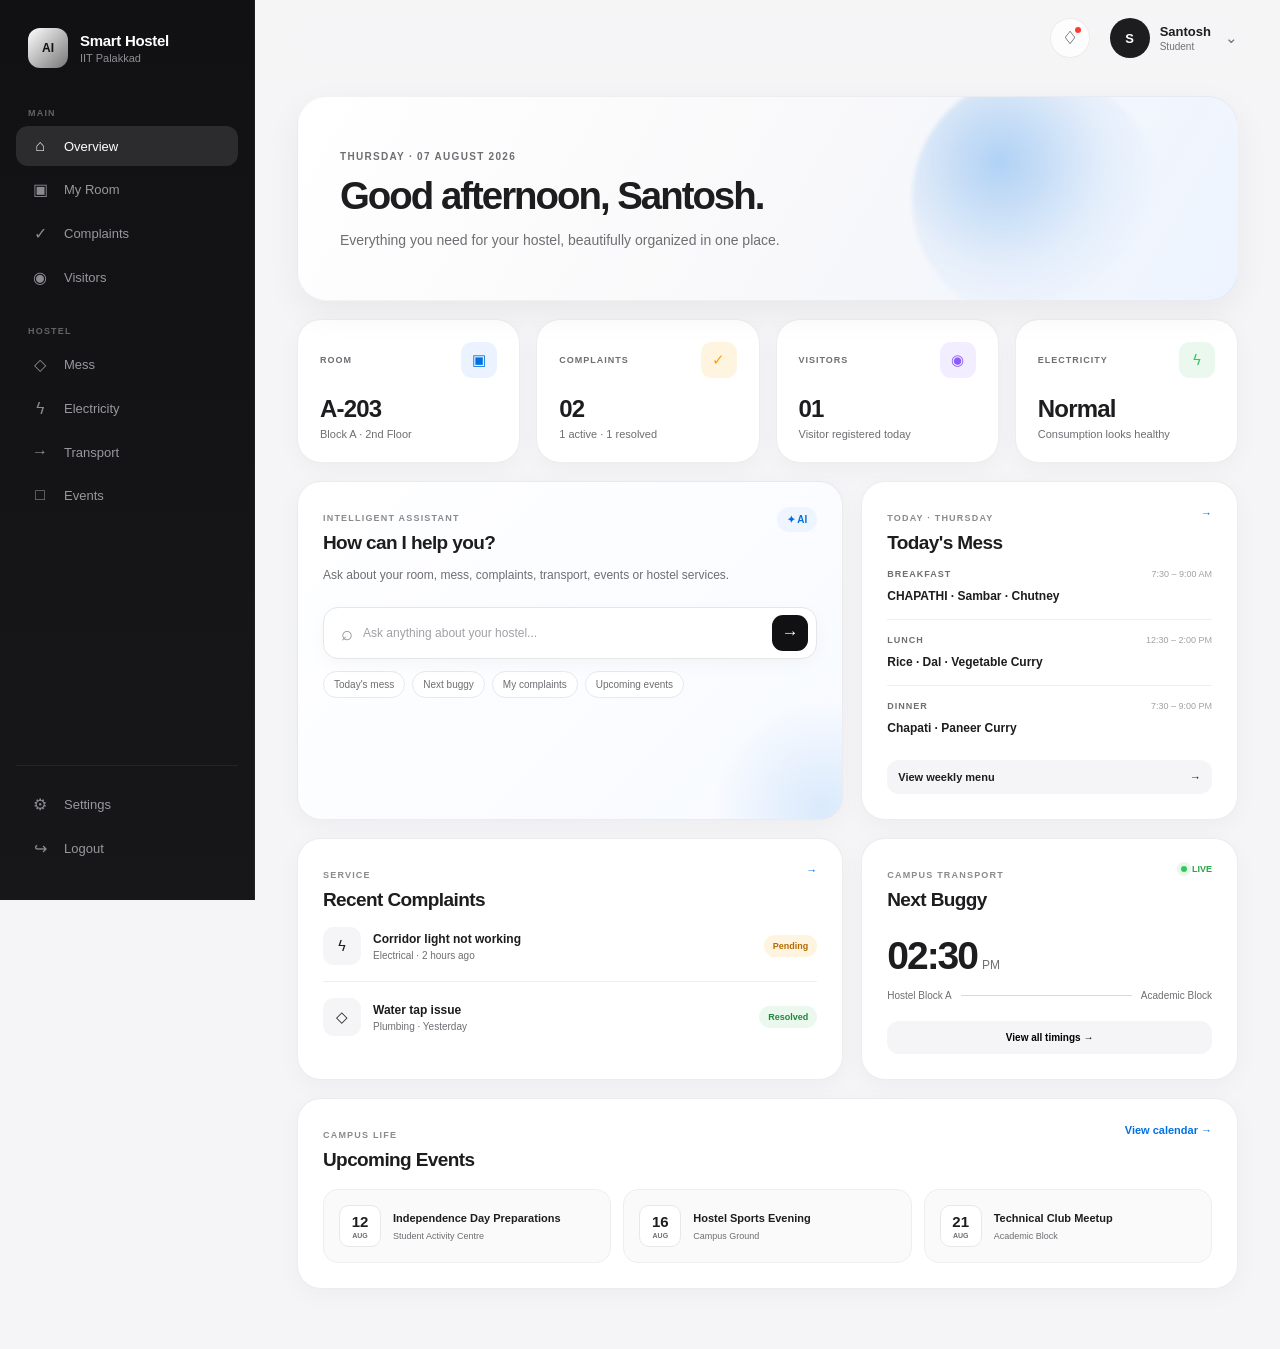
<file: frontend/index.html>
<!DOCTYPE html>
<html lang="en">
<head>
    <meta charset="UTF-8">
    <meta name="viewport" content="width=device-width, initial-scale=1.0">

    <title>AI Smart Hostel | IIT Palakkad</title>

    <link rel="stylesheet" href="css/style.css">
</head>

<body>

<div class="app">

    <!-- ================= SIDEBAR ================= -->

    <aside class="sidebar">

        <div class="brand">
            <div class="brand-mark">AI</div>

            <div>
                <h2>Smart Hostel</h2>
                <span>IIT Palakkad</span>
            </div>
        </div>


        <nav class="nav">

            <p class="nav-label">MAIN</p>

            <a href="#" class="nav-item active">
                <span class="icon">⌂</span>
                <span>Overview</span>
            </a>

            <a href="#" class="nav-item">
                <span class="icon">▣</span>
                <span>My Room</span>
            </a>

            <a href="#" class="nav-item">
                <span class="icon">✓</span>
                <span>Complaints</span>
            </a>

            <a href="#" class="nav-item">
                <span class="icon">◉</span>
                <span>Visitors</span>
            </a>


            <p class="nav-label second">HOSTEL</p>

            <a href="#" class="nav-item">
                <span class="icon">◇</span>
                <span>Mess</span>
            </a>

            <a href="#" class="nav-item">
                <span class="icon">ϟ</span>
                <span>Electricity</span>
            </a>

            <a href="#" class="nav-item">
                <span class="icon">→</span>
                <span>Transport</span>
            </a>

            <a href="#" class="nav-item">
                <span class="icon">□</span>
                <span>Events</span>
            </a>

        </nav>


        <div class="sidebar-bottom">

            <a href="#" class="nav-item">
                <span class="icon">⚙</span>
                <span>Settings</span>
            </a>

            <a href="#" class="nav-item logout">
                <span class="icon">↪</span>
                <span>Logout</span>
            </a>

        </div>

    </aside>



    <!-- ================= MAIN ================= -->

    <main class="main">

        <!-- TOP BAR -->

        <header class="topbar">

            <div class="mobile-brand">
                <strong>AI Smart Hostel</strong>
            </div>

            <div class="top-actions">

                <button class="notification">
                    <span>♢</span>
                    <i></i>
                </button>

                <div class="profile">

                    <div class="avatar">
                        S
                    </div>

                    <div class="profile-info">
                        <strong>Santosh</strong>
                        <span>Student</span>
                    </div>

                    <span class="chevron">⌄</span>

                </div>

            </div>

        </header>


        <!-- CONTENT -->

        <section class="content">


            <!-- WELCOME -->

            <div class="welcome">

                <div class="welcome-text">

                    <span class="eyebrow">
                        THURSDAY · 07 AUGUST 2026
                    </span>

                    <h1>
                        Good afternoon, Santosh.
                    </h1>

                    <p>
                        Everything you need for your hostel,
                        beautifully organized in one place.
                    </p>

                </div>

                <div class="welcome-orb"></div>

            </div>



            <!-- QUICK STATS -->

            <div class="stats-grid">

                <div class="stat-card">

                    <div class="stat-top">
                        <span>ROOM</span>

                        <div class="stat-icon blue">
                            ▣
                        </div>
                    </div>

                    <h2>A-203</h2>

                    <p>Block A · 2nd Floor</p>

                </div>


                <div class="stat-card">

                    <div class="stat-top">
                        <span>COMPLAINTS</span>

                        <div class="stat-icon orange">
                            ✓
                        </div>
                    </div>

                    <h2>02</h2>

                    <p>1 active · 1 resolved</p>

                </div>


                <div class="stat-card">

                    <div class="stat-top">
                        <span>VISITORS</span>

                        <div class="stat-icon purple">
                            ◉
                        </div>
                    </div>

                    <h2>01</h2>

                    <p>Visitor registered today</p>

                </div>


                <div class="stat-card">

                    <div class="stat-top">
                        <span>ELECTRICITY</span>

                        <div class="stat-icon green">
                            ϟ
                        </div>
                    </div>

                    <h2>Normal</h2>

                    <p>Consumption looks healthy</p>

                </div>

            </div>



            <!-- MAIN GRID -->

            <div class="main-grid">


                <!-- AI ASSISTANT -->

                <section class="panel ai-panel">

                    <div class="panel-heading">

                        <div>

                            <span class="mini-label">
                                INTELLIGENT ASSISTANT
                            </span>

                            <h2>How can I help you?</h2>

                        </div>

                        <div class="ai-badge">
                            ✦ AI
                        </div>

                    </div>


                    <p class="ai-description">
                        Ask about your room, mess, complaints,
                        transport, events or hostel services.
                    </p>


                    <div class="search-box">

                        <span>⌕</span>

                        <input
                            type="text"
                            placeholder="Ask anything about your hostel..."
                        >

                        <button>→</button>

                    </div>


                    <div class="suggestions">

                        <button>Today's mess</button>

                        <button>Next buggy</button>

                        <button>My complaints</button>

                        <button>Upcoming events</button>

                    </div>

                </section>



                <!-- TODAY'S MESS -->

                <section class="panel mess-panel">

                    <div class="panel-heading">

                        <div>

                            <span class="mini-label">
                                TODAY · THURSDAY
                            </span>

                            <h2>Today's Mess</h2>

                        </div>

                        <button class="more-button">
                            →
                        </button>

                    </div>


                    <div class="meal">

                        <div class="meal-time">
                            <span>BREAKFAST</span>
                            <small>7:30 – 9:00 AM</small>
                        </div>

                        <strong>
                            CHAPATHI · Sambar · Chutney
                        </strong>

                    </div>


                    <div class="meal">

                        <div class="meal-time">
                            <span>LUNCH</span>
                            <small>12:30 – 2:00 PM</small>
                        </div>

                        <strong>
                            Rice · Dal · Vegetable Curry
                        </strong>

                    </div>


                    <div class="meal">

                        <div class="meal-time">
                            <span>DINNER</span>
                            <small>7:30 – 9:00 PM</small>
                        </div>

                        <strong>
                            Chapati · Paneer Curry
                        </strong>

                    </div>


                    <button class="full-menu">
                        View weekly menu
                        <span>→</span>
                    </button>

                </section>

            </div>



            <!-- LOWER GRID -->

            <div class="lower-grid">


                <!-- COMPLAINTS -->

                <section class="panel">

                    <div class="panel-heading">

                        <div>

                            <span class="mini-label">
                                SERVICE
                            </span>

                            <h2>Recent Complaints</h2>

                        </div>

                        <button class="more-button">
                            →
                        </button>

                    </div>


                    <div class="complaint">

                        <div class="complaint-left">

                            <div class="complaint-icon">
                                ϟ
                            </div>

                            <div>

                                <strong>
                                    Corridor light not working
                                </strong>

                                <span>
                                    Electrical · 2 hours ago
                                </span>

                            </div>

                        </div>

                        <span class="status pending">
                            Pending
                        </span>

                    </div>


                    <div class="complaint">

                        <div class="complaint-left">

                            <div class="complaint-icon">
                                ◇
                            </div>

                            <div>

                                <strong>
                                    Water tap issue
                                </strong>

                                <span>
                                    Plumbing · Yesterday
                                </span>

                            </div>

                        </div>

                        <span class="status resolved">
                            Resolved
                        </span>

                    </div>

                </section>



                <!-- TRANSPORT -->

                <section class="panel transport-panel">

                    <div class="panel-heading">

                        <div>

                            <span class="mini-label">
                                CAMPUS TRANSPORT
                            </span>

                            <h2>Next Buggy</h2>

                        </div>

                        <div class="live">
                            <span></span>
                            LIVE
                        </div>

                    </div>


                    <div class="transport-time">

                        <strong>02:30</strong>

                        <span>PM</span>

                    </div>


                    <div class="route">

                        <span>Hostel Block A</span>

                        <span class="line"></span>

                        <span>Academic Block</span>

                    </div>


                    <button class="transport-button">
                        View all timings →
                    </button>

                </section>


            </div>



            <!-- EVENTS -->

            <section class="panel events-panel">

                <div class="panel-heading">

                    <div>

                        <span class="mini-label">
                            CAMPUS LIFE
                        </span>

                        <h2>Upcoming Events</h2>

                    </div>

                    <button class="more-button">
                        View calendar →
                    </button>

                </div>


                <div class="events">

                    <div class="event">

                        <div class="date">
                            <strong>12</strong>
                            <span>AUG</span>
                        </div>

                        <div>
                            <strong>Independence Day Preparations</strong>
                            <span>Student Activity Centre</span>
                        </div>

                    </div>


                    <div class="event">

                        <div class="date">
                            <strong>16</strong>
                            <span>AUG</span>
                        </div>

                        <div>
                            <strong>Hostel Sports Evening</strong>
                            <span>Campus Ground</span>
                        </div>

                    </div>


                    <div class="event">

                        <div class="date">
                            <strong>21</strong>
                            <span>AUG</span>
                        </div>

                        <div>
                            <strong>Technical Club Meetup</strong>
                            <span>Academic Block</span>
                        </div>

                    </div>

                </div>

            </section>


        </section>

    </main>

</div>


<script src="js/script.js"></script>

</body>
</html>
</file>
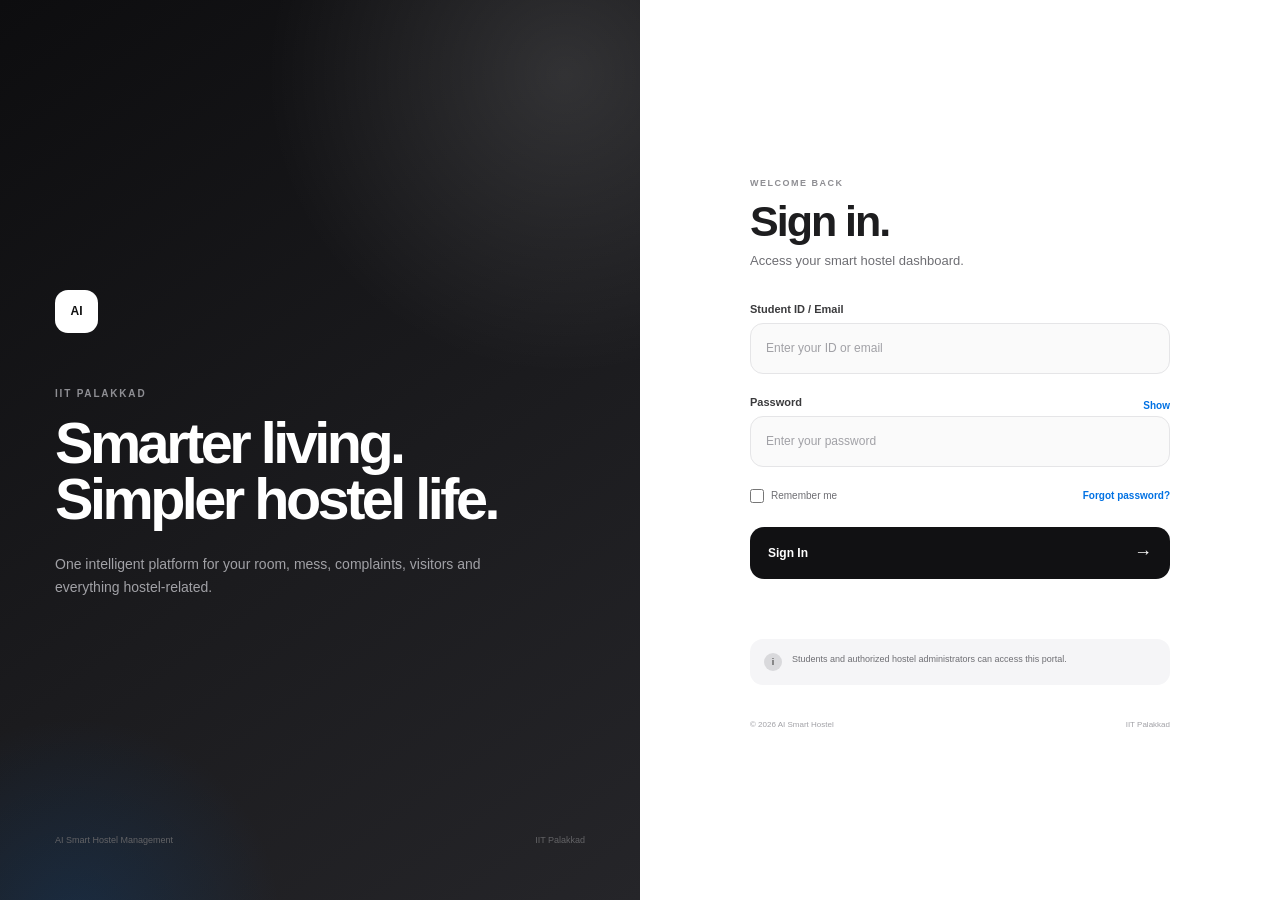
<file: frontend/login.html>
<!DOCTYPE html>
<html lang="en">

<head>
    <meta charset="UTF-8">

    <meta name="viewport" content="width=device-width, initial-scale=1.0">

    <title>Login | AI Smart Hostel</title>

    <link rel="stylesheet" href="css/login.css">
</head>

<body>

    <main class="login-page">

        <!-- LEFT SIDE -->
        <section class="login-visual">

            <div class="visual-content">

                <div class="brand-mark">
                    AI
                </div>

                <span class="visual-label">
                    IIT PALAKKAD
                </span>

                <h1>
                    Smarter living.<br>
                    Simpler hostel life.
                </h1>

                <p>
                    One intelligent platform for your room,
                    mess, complaints, visitors and everything
                    hostel-related.
                </p>

            </div>

            <div class="visual-footer">
                <span>AI Smart Hostel Management</span>
                <span>IIT Palakkad</span>
            </div>

        </section>


        <!-- RIGHT SIDE -->
        <section class="login-section">

            <div class="login-container">

                <!-- Mobile brand -->
                <div class="mobile-brand">

                    <div class="brand-mark">
                        AI
                    </div>

                    <div>
                        <strong>AI Smart Hostel</strong>
                        <span>IIT Palakkad</span>
                    </div>

                </div>


                <!-- Heading -->
                <div class="login-heading">

                    <span class="eyebrow">
                        WELCOME BACK
                    </span>

                    <h2>
                        Sign in.
                    </h2>

                    <p>
                        Access your smart hostel dashboard.
                    </p>

                </div>


                <!-- Login form -->
                <form class="login-form" id="loginForm">

                    <div class="form-group">

                        <label for="userId">
                            Student ID / Email
                        </label>

                        <input
                            type="text"
                            id="userId"
                            name="userId"
                            placeholder="Enter your ID or email"
                            autocomplete="username"
                            required
                        >

                    </div>


                    <div class="form-group">

                        <div class="password-label">

                            <label for="password">
                                Password
                            </label>

                            <button
                                type="button"
                                id="togglePassword"
                            >
                                Show
                            </button>

                        </div>

                        <input
                            type="password"
                            id="password"
                            name="password"
                            placeholder="Enter your password"
                            autocomplete="current-password"
                            required
                        >

                    </div>


                    <div class="form-options">

                        <label class="remember">

                            <input
                                type="checkbox"
                                id="remember"
                            >

                            <span>
                                Remember me
                            </span>

                        </label>

                        <a href="#">
                            Forgot password?
                        </a>

                    </div>


                    <button
                        type="submit"
                        class="login-button"
                    >

                        <span>
                            Sign In
                        </span>

                        <span class="arrow">
                            →
                        </span>

                    </button>


                    <p
                        class="login-message"
                        id="loginMessage"
                    ></p>

                </form>


                <!-- Information -->
                <div class="login-info">

                    <span class="info-icon">
                        i
                    </span>

                    <p>
                        Students and authorized hostel
                        administrators can access this portal.
                    </p>

                </div>


                <!-- Footer -->
                <div class="login-footer">

                    <span>
                        © 2026 AI Smart Hostel
                    </span>

                    <span>
                        IIT Palakkad
                    </span>

                </div>

            </div>

        </section>

    </main>


    <script src="js/login.js"></script>

</body>

</html>
</file>
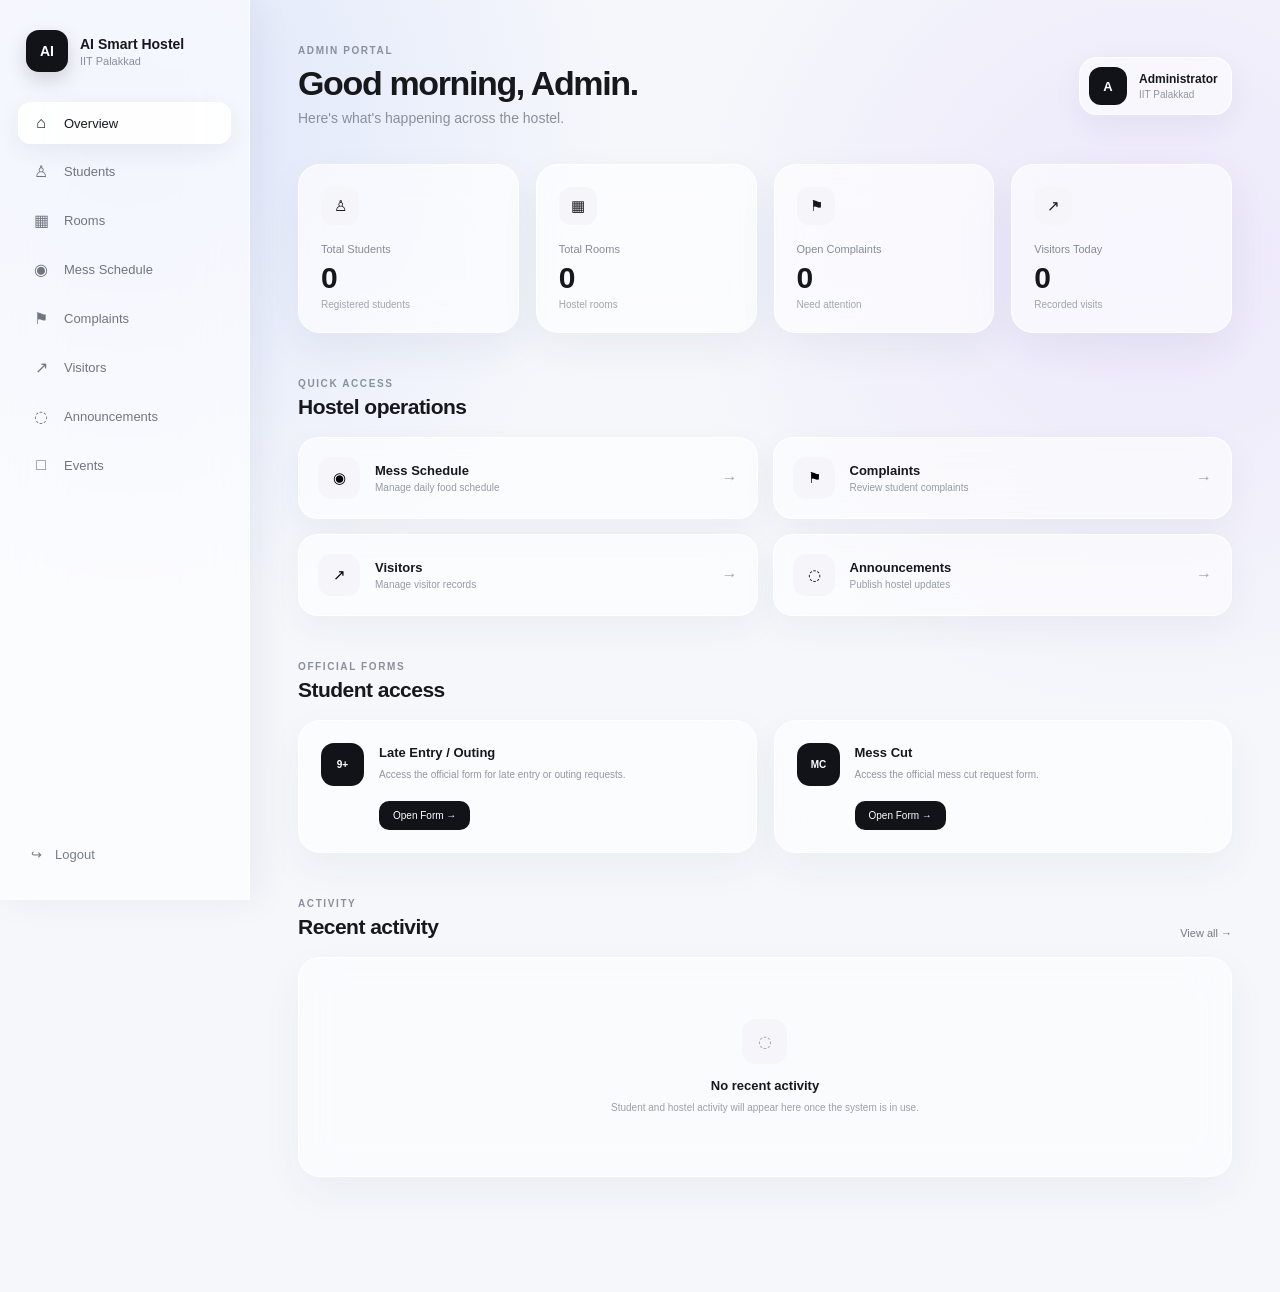
<file: frontend/pages/admin-dashboard.html>
<!DOCTYPE html>
<html lang="en">

<head>
    <meta charset="UTF-8">
    <meta name="viewport" content="width=device-width, initial-scale=1.0">

    <title>Admin Dashboard | AI Smart Hostel</title>

    <link rel="stylesheet" href="../css/admin-dashboard.css">
</head>

<body>

    <div class="dashboard">

        <!-- SIDEBAR -->

        <aside class="sidebar">

            <div class="brand">

                <div class="brand-mark">
                    AI
                </div>

                <div>
                    <strong>AI Smart Hostel</strong>
                    <span>IIT Palakkad</span>
                </div>

            </div>


            <nav class="navigation">

                <a href="#" class="nav-item active">
                    <span>⌂</span>
                    <span>Overview</span>
                </a>

                <a href="#" class="nav-item">
                    <span>♙</span>
                    <span>Students</span>
                </a>

                <a href="#" class="nav-item">
                    <span>▦</span>
                    <span>Rooms</span>
                </a>

                <a href="#" class="nav-item">
                    <span>◉</span>
                    <span>Mess Schedule</span>
                </a>

                <a href="#" class="nav-item">
                    <span>⚑</span>
                    <span>Complaints</span>
                </a>

                <a href="#" class="nav-item">
                    <span>↗</span>
                    <span>Visitors</span>
                </a>

                <a href="#" class="nav-item">
                    <span>◌</span>
                    <span>Announcements</span>
                </a>

                <a href="#" class="nav-item">
                    <span>□</span>
                    <span>Events</span>
                </a>

            </nav>


            <div class="sidebar-bottom">

                <button class="logout-button" id="logoutButton">
                    <span>↪</span>
                    Logout
                </button>

            </div>

        </aside>


        <!-- MAIN CONTENT -->

        <main class="main-content">

            <header class="topbar">

                <div>

                    <span class="eyebrow">
                        ADMIN PORTAL
                    </span>

                    <h1>
                        Good morning, Admin.
                    </h1>

                    <p>
                        Here's what's happening across the hostel.
                    </p>

                </div>


                <div class="admin-profile">

                    <div class="profile-avatar">
                        A
                    </div>

                    <div class="profile-info">
                        <strong>Administrator</strong>
                        <span>IIT Palakkad</span>
                    </div>

                </div>

            </header>


            <!-- STAT CARDS -->

            <section class="stats-grid">

                <div class="stat-card">

                    <div class="stat-icon">
                        ♙
                    </div>

                    <span>Total Students</span>

                    <strong>
                        0
                    </strong>

                    <small>
                        Registered students
                    </small>

                </div>


                <div class="stat-card">

                    <div class="stat-icon">
                        ▦
                    </div>

                    <span>Total Rooms</span>

                    <strong>
                        0
                    </strong>

                    <small>
                        Hostel rooms
                    </small>

                </div>


                <div class="stat-card">

                    <div class="stat-icon">
                        ⚑
                    </div>

                    <span>Open Complaints</span>

                    <strong>
                        0
                    </strong>

                    <small>
                        Need attention
                    </small>

                </div>


                <div class="stat-card">

                    <div class="stat-icon">
                        ↗
                    </div>

                    <span>Visitors Today</span>

                    <strong>
                        0
                    </strong>

                    <small>
                        Recorded visits
                    </small>

                </div>

            </section>


            <!-- QUICK ACTIONS -->

            <section class="section">

                <div class="section-heading">

                    <div>
                        <span class="eyebrow">
                            QUICK ACCESS
                        </span>

                        <h2>
                            Hostel operations
                        </h2>
                    </div>

                </div>


                <div class="quick-grid">

                    <button class="quick-card">

                        <span class="quick-icon">
                            ◉
                        </span>

                        <span>
                            <strong>Mess Schedule</strong>
                            <small>Manage daily food schedule</small>
                        </span>

                        <b>→</b>

                    </button>


                    <button class="quick-card">

                        <span class="quick-icon">
                            ⚑
                        </span>

                        <span>
                            <strong>Complaints</strong>
                            <small>Review student complaints</small>
                        </span>

                        <b>→</b>

                    </button>


                    <button class="quick-card">

                        <span class="quick-icon">
                            ↗
                        </span>

                        <span>
                            <strong>Visitors</strong>
                            <small>Manage visitor records</small>
                        </span>

                        <b>→</b>

                    </button>


                    <button class="quick-card">

                        <span class="quick-icon">
                            ◌
                        </span>

                        <span>
                            <strong>Announcements</strong>
                            <small>Publish hostel updates</small>
                        </span>

                        <b>→</b>

                    </button>

                </div>

            </section>


            <!-- OFFICIAL FORMS -->

            <section class="section">

                <div class="section-heading">

                    <div>

                        <span class="eyebrow">
                            OFFICIAL FORMS
                        </span>

                        <h2>
                            Student access
                        </h2>

                    </div>

                </div>


                <div class="forms-grid">

                    <div class="form-card">

                        <div class="form-icon">
                            9+
                        </div>

                        <div>

                            <strong>
                                Late Entry / Outing
                            </strong>

                            <p>
                                Access the official form for
                                late entry or outing requests.
                            </p>

                        </div>

                        <button>
                            Open Form →
                        </button>

                    </div>


                    <div class="form-card">

                        <div class="form-icon">
                            MC
                        </div>

                        <div>

                            <strong>
                                Mess Cut
                            </strong>

                            <p>
                                Access the official mess cut
                                request form.
                            </p>

                        </div>

                        <button>
                            Open Form →
                        </button>

                    </div>

                </div>

            </section>


            <!-- RECENT ACTIVITY -->

            <section class="section">

                <div class="section-heading">

                    <div>

                        <span class="eyebrow">
                            ACTIVITY
                        </span>

                        <h2>
                            Recent activity
                        </h2>

                    </div>

                    <button class="view-button">
                        View all →
                    </button>

                </div>


                <div class="activity-card">

                    <div class="empty-state">

                        <div class="empty-icon">
                            ◌
                        </div>

                        <h3>
                            No recent activity
                        </h3>

                        <p>
                            Student and hostel activity will
                            appear here once the system is in use.
                        </p>

                    </div>

                </div>

            </section>

        </main>

    </div>


    <script src="../js/admin-dashboard.js"></script>

</body>

</html>
</file>
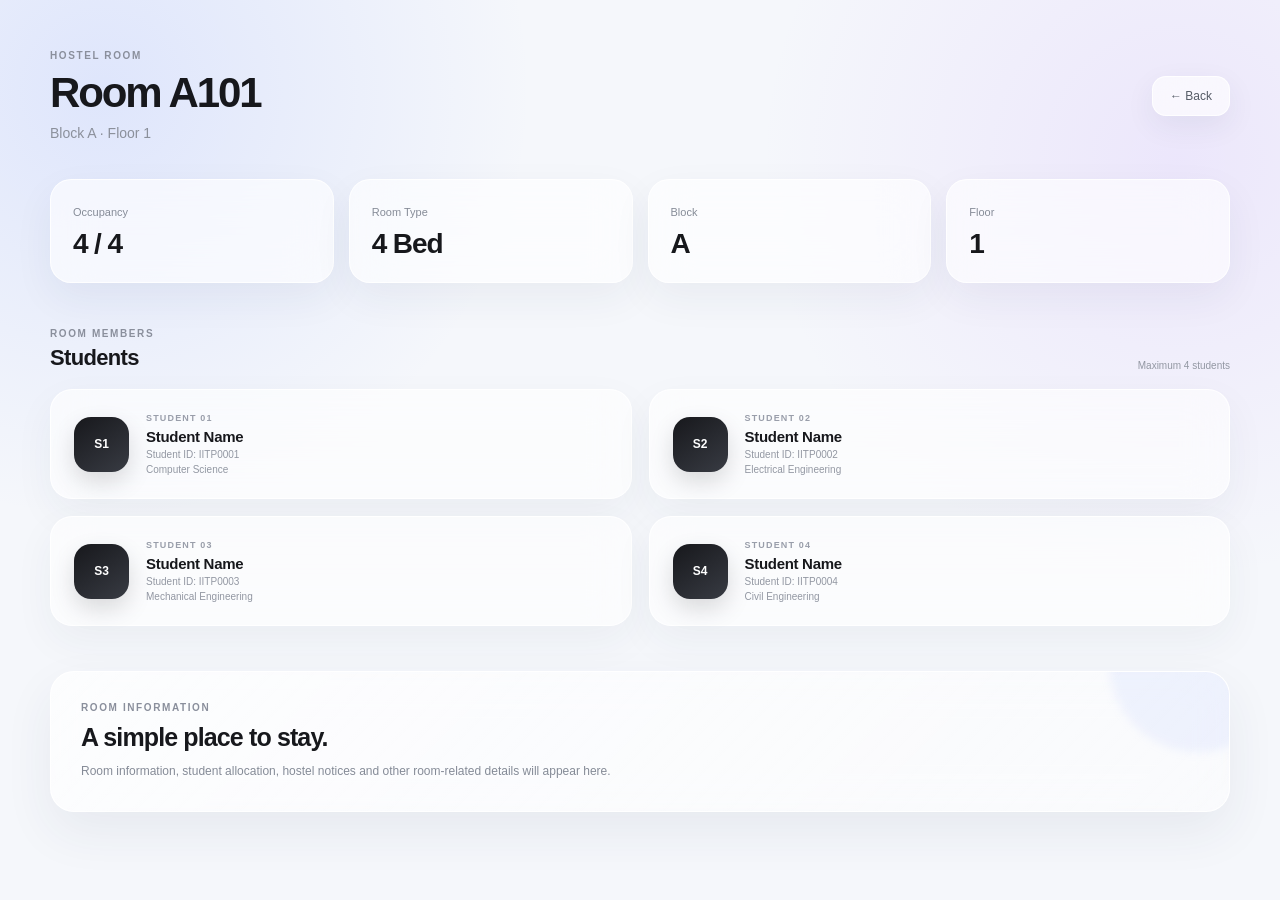
<file: frontend/pages/room.html>
<!DOCTYPE html>
<html lang="en">

<head>
    <meta charset="UTF-8">
    <meta name="viewport" content="width=device-width, initial-scale=1.0">

    <title>Room | AI Smart Hostel</title>

    <link rel="stylesheet" href="../css/room.css">
</head>

<body>

    <main class="room-page">

        <!-- HEADER -->

        <header class="room-header">

            <div>

                <span class="eyebrow">
                    HOSTEL ROOM
                </span>

                <h1>
                    Room A101
                </h1>

                <p>
                    Block A · Floor 1
                </p>

            </div>

            <button
                class="back-button"
                id="backButton"
            >
                ← Back
            </button>

        </header>


        <!-- ROOM SUMMARY -->

        <section class="room-summary">

            <div class="summary-card">

                <span>
                    Occupancy
                </span>

                <strong>
                    4 / 4
                </strong>

            </div>


            <div class="summary-card">

                <span>
                    Room Type
                </span>

                <strong>
                    4 Bed
                </strong>

            </div>


            <div class="summary-card">

                <span>
                    Block
                </span>

                <strong>
                    A
                </strong>

            </div>


            <div class="summary-card">

                <span>
                    Floor
                </span>

                <strong>
                    1
                </strong>

            </div>

        </section>


        <!-- STUDENTS -->

        <section class="students-section">

            <div class="section-heading">

                <div>

                    <span class="eyebrow">
                        ROOM MEMBERS
                    </span>

                    <h2>
                        Students
                    </h2>

                </div>

                <span class="capacity-label">
                    Maximum 4 students
                </span>

            </div>


            <div class="students-grid">


                <!-- STUDENT 1 -->

                <article class="student-card">

                    <div class="student-avatar">
                        S1
                    </div>

                    <div class="student-info">

                        <span class="student-number">
                            STUDENT 01
                        </span>

                        <h3>
                            Student Name
                        </h3>

                        <p>
                            Student ID: IITP0001
                        </p>

                        <p>
                            Computer Science
                        </p>

                    </div>

                </article>


                <!-- STUDENT 2 -->

                <article class="student-card">

                    <div class="student-avatar">
                        S2
                    </div>

                    <div class="student-info">

                        <span class="student-number">
                            STUDENT 02
                        </span>

                        <h3>
                            Student Name
                        </h3>

                        <p>
                            Student ID: IITP0002
                        </p>

                        <p>
                            Electrical Engineering
                        </p>

                    </div>

                </article>


                <!-- STUDENT 3 -->

                <article class="student-card">

                    <div class="student-avatar">
                        S3
                    </div>

                    <div class="student-info">

                        <span class="student-number">
                            STUDENT 03
                        </span>

                        <h3>
                            Student Name
                        </h3>

                        <p>
                            Student ID: IITP0003
                        </p>

                        <p>
                            Mechanical Engineering
                        </p>

                    </div>

                </article>


                <!-- STUDENT 4 -->

                <article class="student-card">

                    <div class="student-avatar">
                        S4
                    </div>

                    <div class="student-info">

                        <span class="student-number">
                            STUDENT 04
                        </span>

                        <h3>
                            Student Name
                        </h3>

                        <p>
                            Student ID: IITP0004
                        </p>

                        <p>
                            Civil Engineering
                        </p>

                    </div>

                </article>

            </div>

        </section>


        <!-- ROOM INFORMATION -->

        <section class="room-info-section">

            <div class="info-card">

                <span class="eyebrow">
                    ROOM INFORMATION
                </span>

                <h2>
                    A simple place to stay.
                </h2>

                <p>
                    Room information, student allocation,
                    hostel notices and other room-related
                    details will appear here.
                </p>

            </div>

        </section>

    </main>


    <script>

        document
            .getElementById("backButton")
            .addEventListener("click", function () {

                window.location.href =
                    "admin-dashboard.html";

            });

    </script>

</body>

</html>
</file>
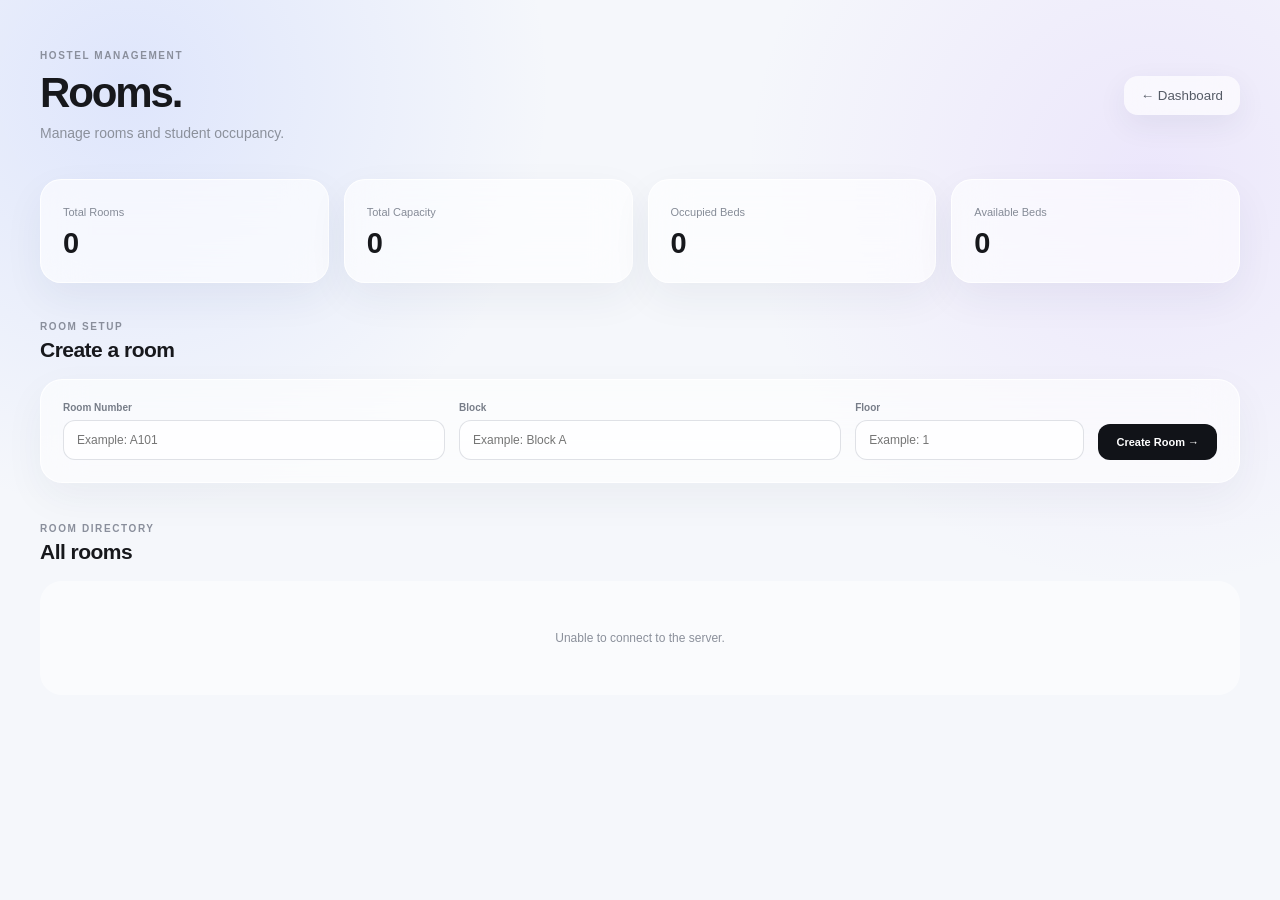
<file: frontend/pages/rooms.html>
<!DOCTYPE html>
<html lang="en">

<head>
    <meta charset="UTF-8">
    <meta name="viewport" content="width=device-width, initial-scale=1.0">

    <title>Rooms | AI Smart Hostel</title>

    <link rel="stylesheet" href="../css/rooms.css">
</head>

<body>

    <main class="rooms-page">

        <header class="rooms-header">

            <div>
                <span class="eyebrow">HOSTEL MANAGEMENT</span>

                <h1>Rooms.</h1>

                <p>
                    Manage rooms and student occupancy.
                </p>
            </div>

            <button class="back-button" id="backButton">
                ← Dashboard
            </button>

        </header>


        <!-- SUMMARY -->

        <section class="room-summary">

            <div class="summary-card">
                <span>Total Rooms</span>
                <strong id="totalRooms">0</strong>
            </div>

            <div class="summary-card">
                <span>Total Capacity</span>
                <strong id="totalCapacity">0</strong>
            </div>

            <div class="summary-card">
                <span>Occupied Beds</span>
                <strong id="occupiedBeds">0</strong>
            </div>

            <div class="summary-card">
                <span>Available Beds</span>
                <strong id="availableBeds">0</strong>
            </div>

        </section>


        <!-- CREATE ROOM -->

        <section class="create-section">

            <div class="section-title">

                <div>
                    <span class="eyebrow">ROOM SETUP</span>
                    <h2>Create a room</h2>
                </div>

            </div>


            <form id="roomForm" class="room-form">

                <div class="input-group">

                    <label for="roomNumber">
                        Room Number
                    </label>

                    <input
                        type="text"
                        id="roomNumber"
                        placeholder="Example: A101"
                        required
                    >

                </div>


                <div class="input-group">

                    <label for="blockName">
                        Block
                    </label>

                    <input
                        type="text"
                        id="blockName"
                        placeholder="Example: Block A"
                    >

                </div>


                <div class="input-group">

                    <label for="floorNumber">
                        Floor
                    </label>

                    <input
                        type="number"
                        id="floorNumber"
                        placeholder="Example: 1"
                        min="0"
                    >

                </div>


                <button type="submit" class="create-button">
                    Create Room →
                </button>

            </form>

            <p id="roomMessage" class="room-message"></p>

        </section>


        <!-- ROOMS -->

        <section class="rooms-section">

            <div class="section-title">

                <div>
                    <span class="eyebrow">ROOM DIRECTORY</span>
                    <h2>All rooms</h2>
                </div>

            </div>


            <div id="roomsGrid" class="rooms-grid">

                <div class="loading">
                    Loading rooms...
                </div>

            </div>

        </section>

    </main>


    <script src="../js/rooms.js"></script>

</body>

</html>
</file>
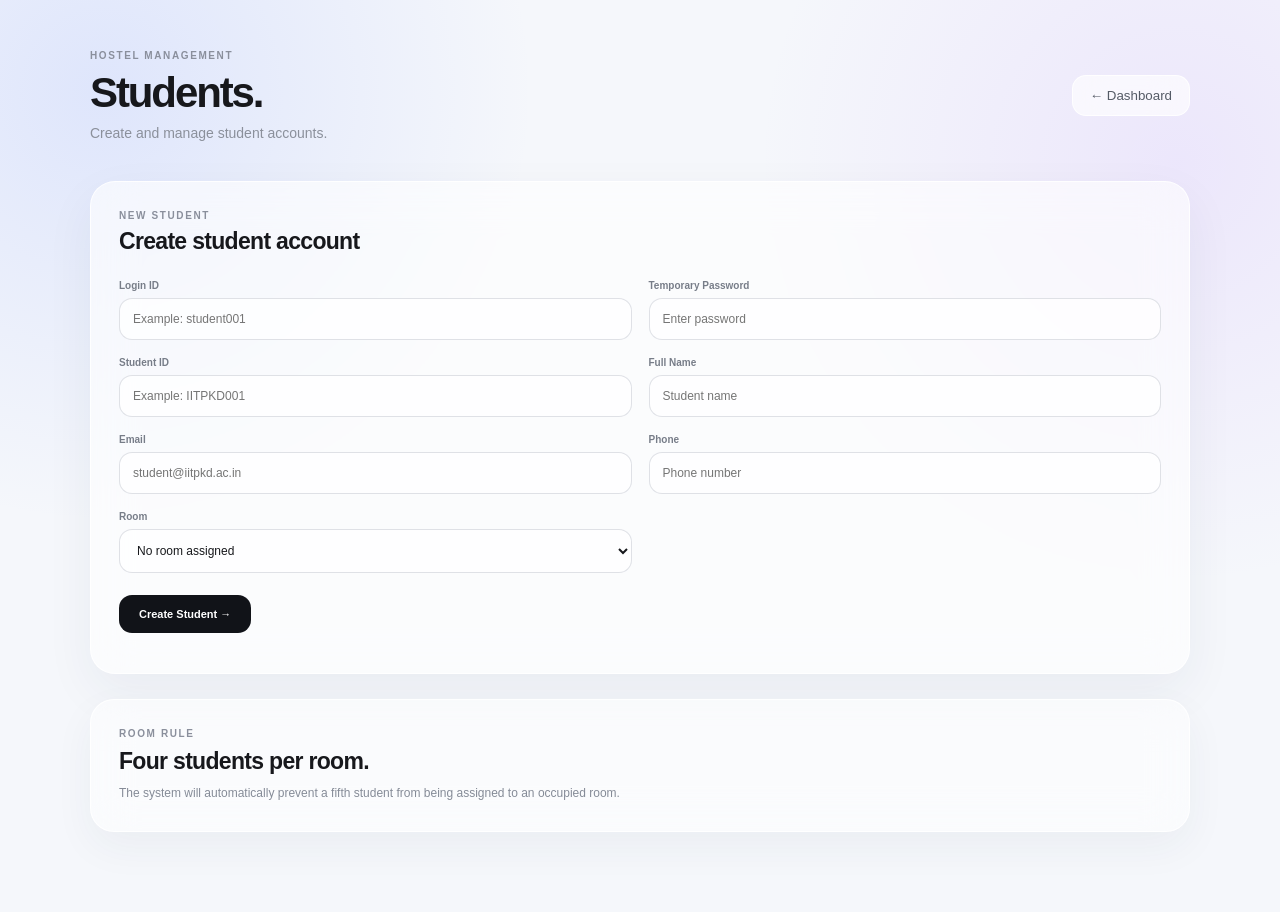
<file: frontend/pages/students.html>
<!DOCTYPE html>
<html lang="en">

<head>
    <meta charset="UTF-8">
    <meta name="viewport" content="width=device-width, initial-scale=1.0">

    <title>Students | AI Smart Hostel</title>

    <link rel="stylesheet" href="../css/students.css">
</head>

<body>

    <main class="students-page">

        <header class="students-header">

            <div>
                <span class="eyebrow">
                    HOSTEL MANAGEMENT
                </span>

                <h1>Students.</h1>

                <p>
                    Create and manage student accounts.
                </p>
            </div>

            <button
                class="back-button"
                id="backButton"
            >
                ← Dashboard
            </button>

        </header>


        <!-- CREATE STUDENT -->

        <section class="create-student-section">

            <div class="section-heading">

                <span class="eyebrow">
                    NEW STUDENT
                </span>

                <h2>
                    Create student account
                </h2>

            </div>


            <form id="studentForm">

                <div class="form-grid">

                    <div class="input-group">

                        <label for="userId">
                            Login ID
                        </label>

                        <input
                            type="text"
                            id="userId"
                            placeholder="Example: student001"
                            required
                        >

                    </div>


                    <div class="input-group">

                        <label for="password">
                            Temporary Password
                        </label>

                        <input
                            type="password"
                            id="password"
                            placeholder="Enter password"
                            required
                        >

                    </div>


                    <div class="input-group">

                        <label for="studentId">
                            Student ID
                        </label>

                        <input
                            type="text"
                            id="studentId"
                            placeholder="Example: IITPKD001"
                            required
                        >

                    </div>


                    <div class="input-group">

                        <label for="name">
                            Full Name
                        </label>

                        <input
                            type="text"
                            id="name"
                            placeholder="Student name"
                            required
                        >

                    </div>


                    <div class="input-group">

                        <label for="email">
                            Email
                        </label>

                        <input
                            type="email"
                            id="email"
                            placeholder="student@iitpkd.ac.in"
                        >

                    </div>


                    <div class="input-group">

                        <label for="phone">
                            Phone
                        </label>

                        <input
                            type="tel"
                            id="phone"
                            placeholder="Phone number"
                        >

                    </div>


                    <div class="input-group room-select-group">

                        <label for="roomId">
                            Room
                        </label>

                        <select id="roomId">

                            <option value="">
                                No room assigned
                            </option>

                        </select>

                    </div>

                </div>


                <button
                    type="submit"
                    class="create-button"
                >
                    Create Student →
                </button>

            </form>


            <p
                id="studentMessage"
                class="student-message"
            ></p>

        </section>


        <!-- INFO -->

        <section class="info-card">

            <span class="eyebrow">
                ROOM RULE
            </span>

            <h2>
                Four students per room.
            </h2>

            <p>
                The system will automatically prevent
                a fifth student from being assigned to
                an occupied room.
            </p>

        </section>

    </main>


    <script src="../js/students.js"></script>

</body>

</html>
</file>
<file: frontend/css/style.css>
/* =========================================================
   AI SMART HOSTEL
   Premium Apple-inspired UI
   ========================================================= */

:root {
    --bg: #f5f5f7;
    --white: #ffffff;
    --black: #111111;
    --text: #1d1d1f;
    --muted: #6e6e73;
    --line: rgba(0, 0, 0, 0.07);

    --blue: #0071e3;
    --blue-soft: #eaf3ff;

    --green: #34c759;
    --green-soft: #eaf8ee;

    --orange: #ff9f0a;
    --orange-soft: #fff4df;

    --purple: #8b5cf6;
    --purple-soft: #f2edff;

    --red: #ff3b30;

    --sidebar: #111113;

    --radius: 24px;

    --shadow:
        0 12px 35px rgba(0, 0, 0, 0.055);
}


/* =========================================================
   RESET
   ========================================================= */

* {
    margin: 0;
    padding: 0;
    box-sizing: border-box;
}

html {
    scroll-behavior: smooth;
}

body {
    background: var(--bg);
    color: var(--text);

    font-family:
        -apple-system,
        BlinkMacSystemFont,
        "SF Pro Display",
        "SF Pro Text",
        "Segoe UI",
        sans-serif;

    -webkit-font-smoothing: antialiased;
}

button,
input {
    font: inherit;
}

button {
    cursor: pointer;
}

a {
    text-decoration: none;
    color: inherit;
}


/* =========================================================
   APP
   ========================================================= */

.app {
    min-height: 100vh;
}


/* =========================================================
   SIDEBAR
   ========================================================= */

.sidebar {
    position: fixed;

    left: 0;
    top: 0;
    bottom: 0;

    width: 255px;

    padding: 28px 16px;

    background:
        linear-gradient(
            180deg,
            #111113 0%,
            #171719 100%
        );

    color: white;

    display: flex;
    flex-direction: column;

    z-index: 100;

    border-right: 1px solid rgba(255,255,255,0.05);
}


/* BRAND */

.brand {
    display: flex;
    align-items: center;

    gap: 12px;

    padding: 0 12px 30px;
}

.brand-mark {
    width: 40px;
    height: 40px;

    border-radius: 12px;

    display: grid;
    place-items: center;

    font-size: 12px;
    font-weight: 700;

    color: white;

    background:
        linear-gradient(
            135deg,
            #ffffff,
            #777
        );

    color: #111;
}

.brand h2 {
    font-size: 15px;
    font-weight: 600;

    letter-spacing: -0.3px;
}

.brand span {
    display: block;

    margin-top: 3px;

    color: #8e8e93;

    font-size: 11px;
}


/* NAV */

.nav {
    flex: 1;
}

.nav-label {
    margin: 10px 12px 8px;

    color: #636366;

    font-size: 9px;
    font-weight: 700;

    letter-spacing: 1.2px;
}

.nav-label.second {
    margin-top: 28px;
}

.nav-item {
    display: flex;
    align-items: center;

    gap: 13px;

    padding: 11px 13px;

    margin: 3px 0;

    border-radius: 12px;

    color: #98989d;

    font-size: 13px;
    font-weight: 500;

    transition:
        background 0.2s ease,
        color 0.2s ease,
        transform 0.2s ease;
}

.nav-item:hover {
    background: rgba(255,255,255,0.07);

    color: white;
}

.nav-item.active {
    background: rgba(255,255,255,0.11);

    color: white;
}

.nav-item:active {
    transform: scale(0.98);
}

.icon {
    width: 22px;

    text-align: center;

    font-size: 16px;

    opacity: 0.9;
}

.sidebar-bottom {
    padding-top: 15px;

    border-top: 1px solid rgba(255,255,255,0.06);
}

.logout:hover {
    color: #ff6b64;
}


/* =========================================================
   MAIN
   ========================================================= */

.main {
    margin-left: 255px;

    min-height: 100vh;
}


/* =========================================================
   TOP BAR
   ========================================================= */

.topbar {
    height: 76px;

    padding: 0 42px;

    display: flex;
    align-items: center;
    justify-content: flex-end;

    background: rgba(245,245,247,0.78);

    backdrop-filter: blur(18px);
    -webkit-backdrop-filter: blur(18px);

    position: sticky;

    top: 0;

    z-index: 50;
}

.top-actions {
    display: flex;
    align-items: center;

    gap: 20px;
}


/* NOTIFICATION */

.notification {
    position: relative;

    width: 40px;
    height: 40px;

    border: 1px solid var(--line);

    border-radius: 50%;

    background: rgba(255,255,255,0.8);

    display: grid;
    place-items: center;

    color: var(--text);

    transition:
        transform 0.2s ease,
        background 0.2s ease;
}

.notification:hover {
    transform: translateY(-2px);

    background: white;
}

.notification span {
    font-size: 18px;
}

.notification i {
    position: absolute;

    right: 8px;
    top: 8px;

    width: 6px;
    height: 6px;

    background: var(--red);

    border-radius: 50%;
}


/* PROFILE */

.profile {
    display: flex;
    align-items: center;

    gap: 10px;
}

.avatar {
    width: 40px;
    height: 40px;

    border-radius: 50%;

    display: grid;
    place-items: center;

    background: #1d1d1f;

    color: white;

    font-size: 13px;
    font-weight: 600;
}

.profile-info strong {
    display: block;

    font-size: 13px;
    font-weight: 600;
}

.profile-info span {
    display: block;

    margin-top: 2px;

    color: var(--muted);

    font-size: 10px;
}

.chevron {
    margin-left: 4px;

    color: var(--muted);

    font-size: 15px;
}


/* =========================================================
   CONTENT
   ========================================================= */

.content {
    padding: 20px 42px 60px;

    max-width: 1600px;
}


/* =========================================================
   WELCOME
   ========================================================= */

.welcome {
    position: relative;

    overflow: hidden;

    min-height: 205px;

    padding: 38px 42px;

    border-radius: 30px;

    background:
        linear-gradient(
            120deg,
            #ffffff 0%,
            #f8f8fa 55%,
            #edf4ff 100%
        );

    border: 1px solid rgba(0,0,0,0.045);

    box-shadow: var(--shadow);

    display: flex;
    align-items: center;
}

.welcome-text {
    position: relative;

    z-index: 2;
}

.eyebrow {
    display: inline-block;

    color: var(--muted);

    font-size: 10px;
    font-weight: 700;

    letter-spacing: 1.3px;
}

.welcome h1 {
    margin-top: 12px;

    font-size: clamp(30px, 3vw, 44px);

    line-height: 1.05;

    letter-spacing: -2px;

    font-weight: 650;
}

.welcome p {
    max-width: 520px;

    margin-top: 13px;

    color: var(--muted);

    font-size: 14px;

    line-height: 1.6;
}


/* GLOW */

.welcome-orb {
    position: absolute;

    right: 8%;

    width: 250px;
    height: 250px;

    border-radius: 50%;

    background:
        radial-gradient(
            circle at 35% 35%,
            rgba(0,113,227,0.28),
            rgba(0,113,227,0.06) 45%,
            transparent 70%
        );

    filter: blur(2px);
}


/* =========================================================
   STAT CARDS
   ========================================================= */

.stats-grid {
    display: grid;

    grid-template-columns:
        repeat(4, 1fr);

    gap: 16px;

    margin-top: 18px;
}

.stat-card {
    padding: 22px;

    background: white;

    border: 1px solid var(--line);

    border-radius: var(--radius);

    box-shadow: 0 6px 25px rgba(0,0,0,0.035);

    transition:
        transform 0.25s ease,
        box-shadow 0.25s ease;
}

.stat-card:hover {
    transform: translateY(-4px);

    box-shadow:
        0 16px 35px rgba(0,0,0,0.075);
}

.stat-top {
    display: flex;

    justify-content: space-between;

    align-items: center;
}

.stat-top > span {
    color: var(--muted);

    font-size: 9px;
    font-weight: 700;

    letter-spacing: 1px;
}

.stat-icon {
    width: 36px;
    height: 36px;

    border-radius: 11px;

    display: grid;
    place-items: center;

    font-size: 15px;
}

.stat-icon.blue {
    background: var(--blue-soft);
    color: var(--blue);
}

.stat-icon.orange {
    background: var(--orange-soft);
    color: var(--orange);
}

.stat-icon.purple {
    background: var(--purple-soft);
    color: var(--purple);
}

.stat-icon.green {
    background: var(--green-soft);
    color: var(--green);
}

.stat-card h2 {
    margin-top: 17px;

    font-size: 24px;

    letter-spacing: -0.8px;
}

.stat-card p {
    margin-top: 5px;

    color: var(--muted);

    font-size: 11px;
}


/* =========================================================
   GRID
   ========================================================= */

.main-grid {
    display: grid;

    grid-template-columns:
        1.45fr 1fr;

    gap: 18px;

    margin-top: 18px;
}

.lower-grid {
    display: grid;

    grid-template-columns:
        1.45fr 1fr;

    gap: 18px;

    margin-top: 18px;
}


/* =========================================================
   PANELS
   ========================================================= */

.panel {
    padding: 25px;

    background: white;

    border: 1px solid var(--line);

    border-radius: var(--radius);

    box-shadow:
        0 6px 25px rgba(0,0,0,0.035);
}

.panel-heading {
    display: flex;

    justify-content: space-between;

    align-items: flex-start;
}

.mini-label {
    color: #8a8a8f;

    font-size: 9px;

    font-weight: 700;

    letter-spacing: 1.2px;
}

.panel h2 {
    margin-top: 7px;

    font-size: 19px;

    letter-spacing: -0.6px;

    font-weight: 650;
}


/* =========================================================
   AI PANEL
   ========================================================= */

.ai-panel {
    position: relative;

    overflow: hidden;

    background:
        linear-gradient(
            135deg,
            #ffffff,
            #f7faff
        );
}

.ai-panel::after {
    content: "";

    position: absolute;

    width: 220px;
    height: 220px;

    right: -90px;
    bottom: -100px;

    border-radius: 50%;

    background:
        radial-gradient(
            circle,
            rgba(0,113,227,0.12),
            transparent 70%
        );
}

.ai-badge {
    padding: 7px 10px;

    border-radius: 20px;

    background: #eef5ff;

    color: var(--blue);

    font-size: 10px;
    font-weight: 700;
}

.ai-description {
    max-width: 560px;

    margin-top: 12px;

    color: var(--muted);

    font-size: 12px;

    line-height: 1.6;
}

.search-box {
    position: relative;

    display: flex;
    align-items: center;

    gap: 10px;

    margin-top: 22px;

    height: 52px;

    padding: 0 8px 0 17px;

    border-radius: 15px;

    background: white;

    border: 1px solid #e6e6e8;

    box-shadow:
        0 5px 18px rgba(0,0,0,0.035);
}

.search-box > span {
    color: #8e8e93;

    font-size: 20px;
}

.search-box input {
    flex: 1;

    border: none;

    outline: none;

    background: transparent;

    color: var(--text);

    font-size: 12px;
}

.search-box input::placeholder {
    color: #a1a1a6;
}

.search-box button {
    width: 36px;
    height: 36px;

    border: none;

    border-radius: 11px;

    background: #111113;

    color: white;

    font-size: 17px;

    transition:
        transform 0.2s ease,
        background 0.2s ease;
}

.search-box button:hover {
    transform: translateX(2px);

    background: #333336;
}

.suggestions {
    display: flex;

    gap: 7px;

    flex-wrap: wrap;

    margin-top: 12px;
}

.suggestions button {
    padding: 7px 10px;

    border: 1px solid #e8e8ea;

    border-radius: 20px;

    background: white;

    color: #6e6e73;

    font-size: 10px;

    transition:
        background 0.2s ease,
        color 0.2s ease;
}

.suggestions button:hover {
    background: #f5f5f7;

    color: var(--text);
}


/* =========================================================
   MESS
   ========================================================= */

.more-button {
    border: none;

    background: transparent;

    color: var(--blue);

    font-size: 11px;

    font-weight: 600;
}

.meal {
    padding: 15px 0;

    border-bottom: 1px solid #eeeeef;
}

.meal:last-of-type {
    border-bottom: none;
}

.meal-time {
    display: flex;

    justify-content: space-between;

    margin-bottom: 7px;
}

.meal-time span {
    color: var(--muted);

    font-size: 9px;

    font-weight: 700;

    letter-spacing: 1px;
}

.meal-time small {
    color: #a1a1a6;

    font-size: 9px;
}

.meal strong {
    font-size: 12px;

    font-weight: 550;
}

.full-menu {
    width: 100%;

    margin-top: 9px;

    padding: 11px;

    border: none;

    border-radius: 12px;

    background: #f5f5f7;

    color: var(--text);

    font-size: 11px;

    font-weight: 600;

    display: flex;

    justify-content: space-between;

    transition:
        background 0.2s ease;
}

.full-menu:hover {
    background: #ebebed;
}


/* =========================================================
   COMPLAINTS
   ========================================================= */

.complaint {
    display: flex;

    justify-content: space-between;

    align-items: center;

    padding: 16px 0;

    border-bottom: 1px solid #eeeeef;
}

.complaint:last-child {
    border-bottom: none;
}

.complaint-left {
    display: flex;

    align-items: center;

    gap: 12px;
}

.complaint-icon {
    width: 38px;
    height: 38px;

    display: grid;
    place-items: center;

    border-radius: 11px;

    background: #f5f5f7;

    font-size: 15px;
}

.complaint-left strong {
    display: block;

    font-size: 12px;

    font-weight: 600;
}

.complaint-left span {
    display: block;

    margin-top: 4px;

    color: var(--muted);

    font-size: 10px;
}

.status {
    padding: 6px 9px;

    border-radius: 20px;

    font-size: 9px;

    font-weight: 700;
}

.status.pending {
    background: var(--orange-soft);

    color: #b56b00;
}

.status.resolved {
    background: var(--green-soft);

    color: #218739;
}


/* =========================================================
   TRANSPORT
   ========================================================= */

.live {
    display: flex;

    align-items: center;

    gap: 5px;

    color: #28a745;

    font-size: 9px;

    font-weight: 700;
}

.live span {
    width: 6px;
    height: 6px;

    border-radius: 50%;

    background: var(--green);

    box-shadow:
        0 0 0 4px rgba(52,199,89,0.12);
}

.transport-time {
    display: flex;

    align-items: baseline;

    gap: 5px;

    margin-top: 23px;
}

.transport-time strong {
    font-size: 39px;

    letter-spacing: -2px;

    font-weight: 650;
}

.transport-time span {
    color: var(--muted);

    font-size: 12px;
}

.route {
    display: flex;

    align-items: center;

    gap: 9px;

    margin-top: 12px;

    color: var(--muted);

    font-size: 10px;
}

.route .line {
    flex: 1;

    height: 1px;

    background: #d9d9dc;
}

.transport-button {
    width: 100%;

    margin-top: 20px;

    padding: 11px;

    border: none;

    border-radius: 12px;

    background: #f5f5f7;

    font-size: 10px;

    font-weight: 600;
}

.transport-button:hover {
    background: #ebebed;
}


/* =========================================================
   EVENTS
   ========================================================= */

.events-panel {
    margin-top: 18px;
}

.events {
    display: grid;

    grid-template-columns:
        repeat(3, 1fr);

    gap: 12px;

    margin-top: 18px;
}

.event {
    display: flex;

    align-items: center;

    gap: 12px;

    padding: 15px;

    background: #fafafa;

    border: 1px solid #eeeeef;

    border-radius: 15px;

    transition:
        transform 0.2s ease,
        background 0.2s ease;
}

.event:hover {
    transform: translateY(-2px);

    background: #f5f5f7;
}

.date {
    min-width: 42px;

    text-align: center;

    padding: 7px 4px;

    border-radius: 10px;

    background: white;

    border: 1px solid #e8e8ea;
}

.date strong {
    display: block;

    font-size: 15px;
}

.date span {
    display: block;

    margin-top: 2px;

    color: var(--muted);

    font-size: 7px;

    font-weight: 700;
}

.event > div:last-child strong {
    display: block;

    font-size: 11px;

    line-height: 1.4;
}

.event > div:last-child span {
    display: block;

    margin-top: 4px;

    color: var(--muted);

    font-size: 9px;
}


/* =========================================================
   MOBILE BRAND
   ========================================================= */

.mobile-brand {
    display: none;
}


/* =========================================================
   RESPONSIVE
   ========================================================= */

@media (max-width: 1200px) {

    .stats-grid {
        grid-template-columns:
            repeat(2, 1fr);
    }

    .events {
        grid-template-columns:
            1fr;
    }
}


@media (max-width: 900px) {

    .sidebar {
        width: 76px;

        padding:
            24px 10px;
    }

    .brand {
        justify-content: center;

        padding:
            0 0 25px;
    }

    .brand > div:last-child {
        display: none;
    }

    .nav-label {
        display: none;
    }

    .nav-item {
        justify-content: center;

        padding: 12px 5px;
    }

    .nav-item span:last-child {
        display: none;
    }

    .icon {
        font-size: 17px;
    }

    .main {
        margin-left: 76px;
    }

    .topbar {
        padding: 0 25px;
    }

    .content {
        padding:
            18px 25px 50px;
    }
}


@media (max-width: 700px) {

    .main-grid,
    .lower-grid {
        grid-template-columns: 1fr;
    }

    .welcome {
        min-height: 190px;

        padding: 30px;
    }

    .welcome h1 {
        font-size: 30px;
    }

    .welcome-orb {
        right: -80px;
    }
}


@media (max-width: 520px) {

    .topbar {
        height: 64px;

        justify-content: space-between;
    }

    .mobile-brand {
        display: block;

        font-size: 13px;
    }

    .profile-info,
    .chevron {
        display: none;
    }

    .content {
        padding:
            15px 15px 40px;
    }

    .stats-grid {
        grid-template-columns: 1fr;
    }

    .welcome {
        padding: 25px;

        border-radius: 22px;
    }

    .welcome h1 {
        font-size: 27px;

        letter-spacing: -1.3px;
    }

    .welcome p {
        font-size: 12px;
    }

    .panel {
        padding: 20px;

        border-radius: 20px;
    }

    .transport-time strong {
        font-size: 34px;
    }
}
</file>
<file: frontend/css/login.css>
/* =========================================================
   AI SMART HOSTEL
   PREMIUM LOGIN PAGE
   ========================================================= */

:root {
    --black: #111113;
    --text: #1d1d1f;
    --muted: #6e6e73;
    --line: #e5e5e7;
    --blue: #0071e3;
    --background: #f5f5f7;
}


/* RESET */

* {
    margin: 0;
    padding: 0;
    box-sizing: border-box;
}


body {
    min-height: 100vh;

    font-family:
        -apple-system,
        BlinkMacSystemFont,
        "SF Pro Display",
        "Segoe UI",
        sans-serif;

    background: var(--background);

    color: var(--text);

    -webkit-font-smoothing: antialiased;
}


button,
input {
    font: inherit;
}


/* =========================================================
   MAIN PAGE
   ========================================================= */

.login-page {
    min-height: 100vh;

    display: grid;

    grid-template-columns: 1fr 1fr;
}


/* =========================================================
   LEFT SIDE
   ========================================================= */

.login-visual {
    position: relative;

    overflow: hidden;

    padding: 55px;

    color: white;

    background:
        linear-gradient(
            145deg,
            #0d0d0f,
            #1b1b1e 55%,
            #252529
        );

    display: flex;

    flex-direction: column;

    justify-content: space-between;
}


/* Decorative glow */

.login-visual::before {
    content: "";

    position: absolute;

    width: 650px;
    height: 650px;

    border-radius: 50%;

    top: -250px;
    right: -250px;

    background:
        radial-gradient(
            circle,
            rgba(255,255,255,0.12),
            transparent 65%
        );
}


.login-visual::after {
    content: "";

    position: absolute;

    width: 450px;
    height: 450px;

    border-radius: 50%;

    bottom: -250px;
    left: -150px;

    background:
        radial-gradient(
            circle,
            rgba(0,113,227,0.16),
            transparent 65%
        );
}


/* =========================================================
   BRAND
   ========================================================= */

.brand-mark {
    width: 43px;
    height: 43px;

    border-radius: 13px;

    display: grid;
    place-items: center;

    background: white;

    color: #111;

    font-size: 12px;

    font-weight: 800;
}


/* =========================================================
   VISUAL CONTENT
   ========================================================= */

.visual-content {
    position: relative;

    z-index: 2;

    max-width: 600px;

    margin: auto 0;
}


.visual-label {
    display: block;

    margin-top: 55px;

    color: #8e8e93;

    font-size: 10px;

    font-weight: 700;

    letter-spacing: 1.8px;
}


.visual-content h1 {
    margin-top: 16px;

    font-size:
        clamp(42px, 4.5vw, 68px);

    line-height: 0.98;

    letter-spacing: -3.5px;

    font-weight: 650;
}


.visual-content p {
    max-width: 480px;

    margin-top: 25px;

    color: #a1a1a6;

    font-size: 14px;

    line-height: 1.7;
}


/* =========================================================
   LEFT FOOTER
   ========================================================= */

.visual-footer {
    position: relative;

    z-index: 2;

    display: flex;

    justify-content: space-between;

    color: #636366;

    font-size: 9px;
}


/* =========================================================
   RIGHT SIDE
   ========================================================= */

.login-section {
    min-height: 100vh;

    display: flex;

    align-items: center;

    justify-content: center;

    padding: 50px;

    background: white;
}


.login-container {
    width: 100%;

    max-width: 420px;
}


/* =========================================================
   MOBILE BRAND
   ========================================================= */

.mobile-brand {
    display: none;
}


/* =========================================================
   LOGIN HEADING
   ========================================================= */

.login-heading {
    margin-bottom: 35px;
}


.eyebrow {
    color: #8e8e93;

    font-size: 9px;

    font-weight: 700;

    letter-spacing: 1.5px;
}


.login-heading h2 {
    margin-top: 10px;

    font-size: 43px;

    line-height: 1;

    letter-spacing: -2px;

    font-weight: 650;
}


.login-heading p {
    margin-top: 10px;

    color: var(--muted);

    font-size: 13px;
}


/* =========================================================
   FORM
   ========================================================= */

.login-form {
    width: 100%;
}


.form-group {
    margin-bottom: 22px;
}


.form-group label {
    display: block;

    margin-bottom: 8px;

    color: #3a3a3c;

    font-size: 11px;

    font-weight: 600;
}


/* Password label */

.password-label {
    display: flex;

    justify-content: space-between;

    align-items: center;
}


.password-label button {
    border: none;

    background: transparent;

    color: var(--blue);

    font-size: 10px;

    font-weight: 600;

    cursor: pointer;
}


/* Inputs */

.form-group input {
    width: 100%;

    height: 51px;

    padding: 0 15px;

    border: 1px solid var(--line);

    border-radius: 13px;

    outline: none;

    background: #fafafa;

    color: var(--text);

    font-size: 12px;

    transition:
        border 0.2s ease,
        background 0.2s ease,
        box-shadow 0.2s ease;
}


.form-group input::placeholder {
    color: #a1a1a6;
}


.form-group input:focus {
    background: white;

    border-color: var(--blue);

    box-shadow:
        0 0 0 4px rgba(0,113,227,0.08);
}


/* =========================================================
   FORM OPTIONS
   ========================================================= */

.form-options {
    display: flex;

    align-items: center;

    justify-content: space-between;

    margin-bottom: 24px;
}


.remember {
    display: flex;

    align-items: center;

    gap: 7px;

    color: var(--muted);

    font-size: 10px;
}


.remember input {
    width: 14px;
    height: 14px;

    accent-color: var(--blue);
}


.form-options a {
    color: var(--blue);

    font-size: 10px;

    font-weight: 600;

    text-decoration: none;
}


/* =========================================================
   LOGIN BUTTON
   ========================================================= */

.login-button {
    width: 100%;

    height: 52px;

    border: none;

    border-radius: 14px;

    background: var(--black);

    color: white;

    display: flex;

    align-items: center;

    justify-content: space-between;

    padding: 0 18px;

    cursor: pointer;

    font-size: 12px;

    font-weight: 600;

    transition:
        transform 0.2s ease,
        background 0.2s ease;
}


.login-button:hover {
    background: #29292c;

    transform: translateY(-2px);
}


.login-button:active {
    transform: scale(0.99);
}


.arrow {
    font-size: 18px;
}


/* =========================================================
   LOGIN MESSAGE
   ========================================================= */

.login-message {
    min-height: 18px;

    margin-top: 12px;

    text-align: center;

    color: #ff3b30;

    font-size: 10px;
}


/* =========================================================
   INFORMATION BOX
   ========================================================= */

.login-info {
    display: flex;

    gap: 10px;

    align-items: flex-start;

    margin-top: 30px;

    padding: 14px;

    border-radius: 13px;

    background: #f5f5f7;
}


.info-icon {
    width: 18px;
    height: 18px;

    flex-shrink: 0;

    display: grid;

    place-items: center;

    border-radius: 50%;

    background: #d9d9dc;

    color: #555;

    font-size: 9px;

    font-weight: 700;
}


.login-info p {
    color: #6e6e73;

    font-size: 9px;

    line-height: 1.5;
}


/* =========================================================
   FOOTER
   ========================================================= */

.login-footer {
    display: flex;

    justify-content: space-between;

    margin-top: 35px;

    color: #a1a1a6;

    font-size: 8px;
}


/* =========================================================
   RESPONSIVE
   ========================================================= */

@media (max-width: 900px) {

    .login-page {
        grid-template-columns: 1fr;
    }

    .login-visual {
        display: none;
    }

    .login-section {
        padding: 30px;
    }

    .mobile-brand {
        display: flex;

        align-items: center;

        gap: 10px;

        margin-bottom: 70px;
    }

    .mobile-brand strong {
        display: block;

        font-size: 12px;
    }

    .mobile-brand span {
        display: block;

        margin-top: 3px;

        color: var(--muted);

        font-size: 9px;
    }
}


@media (max-width: 500px) {

    .login-section {
        padding: 25px 20px;
    }

    .mobile-brand {
        margin-bottom: 55px;
    }

    .login-heading h2 {
        font-size: 36px;
    }
}
</file>
<file: frontend/css/admin-dashboard.css>
/* =========================================
   AI SMART HOSTEL — ADMIN DASHBOARD
   Apple-inspired glass UI
========================================= */

* {
    margin: 0;
    padding: 0;
    box-sizing: border-box;
}

body {
    font-family: -apple-system, BlinkMacSystemFont, "SF Pro Display",
        "Segoe UI", sans-serif;

    background:
        radial-gradient(circle at 10% 10%, rgba(120, 150, 255, 0.18), transparent 30%),
        radial-gradient(circle at 90% 20%, rgba(180, 130, 255, 0.14), transparent 30%),
        #f5f7fb;

    color: #17181c;
    min-height: 100vh;
}


/* =========================================
   DASHBOARD
========================================= */

.dashboard {
    display: flex;
    min-height: 100vh;
}


/* =========================================
   SIDEBAR
========================================= */

.sidebar {
    width: 250px;
    padding: 26px 18px;

    position: fixed;
    left: 0;
    top: 0;
    bottom: 0;

    display: flex;
    flex-direction: column;

    background: rgba(255, 255, 255, 0.62);
    backdrop-filter: blur(28px);
    -webkit-backdrop-filter: blur(28px);

    border-right: 1px solid rgba(255, 255, 255, 0.8);

    box-shadow: 8px 0 35px rgba(30, 40, 70, 0.06);

    z-index: 10;
}


/* =========================================
   BRAND
========================================= */

.brand {
    display: flex;
    align-items: center;
    gap: 12px;

    padding: 4px 8px 30px;
}

.brand-mark {
    width: 42px;
    height: 42px;

    display: flex;
    align-items: center;
    justify-content: center;

    border-radius: 13px;

    background: #111318;
    color: white;

    font-size: 14px;
    font-weight: 700;

    box-shadow: 0 8px 20px rgba(0, 0, 0, 0.16);
}

.brand strong {
    display: block;
    font-size: 14px;
}

.brand span {
    display: block;
    margin-top: 3px;

    color: #8a8f9c;
    font-size: 11px;
}


/* =========================================
   NAVIGATION
========================================= */

.navigation {
    display: flex;
    flex-direction: column;
    gap: 6px;
}

.nav-item {
    display: flex;
    align-items: center;
    gap: 13px;

    padding: 12px 13px;

    border-radius: 13px;

    color: #707581;
    text-decoration: none;

    font-size: 13px;
    font-weight: 500;

    transition: all 0.25s ease;
}

.nav-item span:first-child {
    width: 20px;
    text-align: center;
    font-size: 16px;
}

.nav-item:hover {
    background: rgba(255, 255, 255, 0.8);
    color: #17181c;
    transform: translateX(2px);
}

.nav-item.active {
    background: rgba(255, 255, 255, 0.9);
    color: #17181c;

    box-shadow:
        0 8px 25px rgba(30, 40, 70, 0.07),
        inset 0 0 0 1px rgba(255, 255, 255, 0.9);
}


/* =========================================
   SIDEBAR BOTTOM
========================================= */

.sidebar-bottom {
    margin-top: auto;
}

.logout-button {
    width: 100%;

    border: none;
    background: transparent;

    padding: 12px 13px;

    display: flex;
    align-items: center;
    gap: 13px;

    border-radius: 13px;

    color: #777d88;
    cursor: pointer;

    font-size: 13px;

    transition: all 0.25s ease;
}

.logout-button:hover {
    background: rgba(255, 255, 255, 0.8);
    color: #111318;
}


/* =========================================
   MAIN CONTENT
========================================= */

.main-content {
    margin-left: 250px;

    width: calc(100% - 250px);

    padding: 45px 48px 70px;

    max-width: 1500px;
}


/* =========================================
   TOPBAR
========================================= */

.topbar {
    display: flex;
    justify-content: space-between;
    align-items: center;

    margin-bottom: 38px;
}

.eyebrow {
    display: block;

    color: #8a8f9c;

    font-size: 10px;
    font-weight: 700;

    letter-spacing: 0.16em;
}

.topbar h1 {
    margin-top: 8px;

    font-size: 34px;
    letter-spacing: -0.04em;
    font-weight: 700;
}

.topbar p {
    margin-top: 7px;

    color: #8a8f9c;
    font-size: 14px;
}


/* =========================================
   PROFILE
========================================= */

.admin-profile {
    display: flex;
    align-items: center;
    gap: 12px;

    padding: 9px 13px 9px 9px;

    border-radius: 18px;

    background: rgba(255, 255, 255, 0.58);
    backdrop-filter: blur(18px);

    border: 1px solid rgba(255, 255, 255, 0.8);

    box-shadow: 0 10px 30px rgba(40, 50, 80, 0.06);
}

.profile-avatar {
    width: 38px;
    height: 38px;

    display: flex;
    align-items: center;
    justify-content: center;

    border-radius: 12px;

    background: #111318;
    color: white;

    font-size: 13px;
    font-weight: 600;
}

.profile-info strong {
    display: block;
    font-size: 12px;
}

.profile-info span {
    display: block;
    margin-top: 3px;

    color: #9297a2;
    font-size: 10px;
}


/* =========================================
   STAT CARDS
========================================= */

.stats-grid {
    display: grid;

    grid-template-columns: repeat(4, 1fr);

    gap: 17px;

    margin-bottom: 45px;
}

.stat-card {
    padding: 22px;

    border-radius: 22px;

    background: rgba(255, 255, 255, 0.62);

    backdrop-filter: blur(22px);
    -webkit-backdrop-filter: blur(22px);

    border: 1px solid rgba(255, 255, 255, 0.85);

    box-shadow: 0 15px 40px rgba(40, 50, 80, 0.06);

    transition: transform 0.25s ease, box-shadow 0.25s ease;
}

.stat-card:hover {
    transform: translateY(-4px);

    box-shadow: 0 20px 45px rgba(40, 50, 80, 0.10);
}

.stat-icon {
    width: 38px;
    height: 38px;

    display: flex;
    align-items: center;
    justify-content: center;

    border-radius: 12px;

    background: rgba(245, 246, 250, 0.9);

    margin-bottom: 18px;

    font-size: 15px;
}

.stat-card > span {
    display: block;

    color: #858b97;

    font-size: 11px;
}

.stat-card strong {
    display: block;

    margin-top: 6px;

    font-size: 30px;
    letter-spacing: -0.04em;
}

.stat-card small {
    display: block;

    margin-top: 4px;

    color: #a0a5af;

    font-size: 10px;
}


/* =========================================
   SECTIONS
========================================= */

.section {
    margin-bottom: 45px;
}

.section-heading {
    display: flex;
    justify-content: space-between;
    align-items: end;

    margin-bottom: 18px;
}

.section-heading h2 {
    margin-top: 6px;

    font-size: 21px;
    letter-spacing: -0.025em;
}


/* =========================================
   QUICK ACCESS
========================================= */

.quick-grid {
    display: grid;

    grid-template-columns: repeat(2, 1fr);

    gap: 15px;
}

.quick-card {
    display: flex;
    align-items: center;
    gap: 15px;

    width: 100%;

    padding: 19px;

    text-align: left;

    border: 1px solid rgba(255, 255, 255, 0.85);
    border-radius: 20px;

    background: rgba(255, 255, 255, 0.58);

    backdrop-filter: blur(20px);

    box-shadow: 0 12px 35px rgba(40, 50, 80, 0.05);

    cursor: pointer;

    transition: all 0.25s ease;
}

.quick-card:hover {
    transform: translateY(-3px);

    background: rgba(255, 255, 255, 0.82);

    box-shadow: 0 18px 40px rgba(40, 50, 80, 0.08);
}

.quick-icon {
    width: 42px;
    height: 42px;

    flex-shrink: 0;

    display: flex;
    align-items: center;
    justify-content: center;

    border-radius: 13px;

    background: rgba(245, 246, 250, 0.9);

    font-size: 15px;
}

.quick-card > span:nth-child(2) {
    flex: 1;
}

.quick-card strong {
    display: block;

    color: #17181c;

    font-size: 13px;
}

.quick-card small {
    display: block;

    margin-top: 4px;

    color: #969ba5;

    font-size: 10px;
}

.quick-card b {
    color: #a0a5af;

    font-size: 16px;

    transition: transform 0.2s ease;
}

.quick-card:hover b {
    transform: translateX(4px);
}


/* =========================================
   FORMS
========================================= */

.forms-grid {
    display: grid;

    grid-template-columns: repeat(2, 1fr);

    gap: 17px;
}

.form-card {
    padding: 22px;

    display: grid;

    grid-template-columns: auto 1fr;

    gap: 15px;

    border-radius: 22px;

    background: rgba(255, 255, 255, 0.60);

    backdrop-filter: blur(20px);

    border: 1px solid rgba(255, 255, 255, 0.85);

    box-shadow: 0 15px 40px rgba(40, 50, 80, 0.05);
}

.form-icon {
    width: 43px;
    height: 43px;

    display: flex;
    align-items: center;
    justify-content: center;

    border-radius: 13px;

    background: #111318;
    color: white;

    font-size: 10px;
    font-weight: 700;
}

.form-card strong {
    font-size: 13px;
}

.form-card p {
    margin-top: 6px;

    color: #9297a2;

    font-size: 10px;
    line-height: 1.6;
}

.form-card button {
    grid-column: 2;

    justify-self: start;

    padding: 9px 14px;

    border: none;
    border-radius: 10px;

    background: #111318;
    color: white;

    font-size: 10px;

    cursor: pointer;

    transition: transform 0.2s ease, opacity 0.2s ease;
}

.form-card button:hover {
    transform: translateY(-2px);
    opacity: 0.88;
}


/* =========================================
   ACTIVITY
========================================= */

.view-button {
    border: none;
    background: transparent;

    color: #747a86;

    font-size: 11px;

    cursor: pointer;
}

.activity-card {
    min-height: 220px;

    display: flex;
    align-items: center;
    justify-content: center;

    border-radius: 22px;

    background: rgba(255, 255, 255, 0.52);

    backdrop-filter: blur(20px);

    border: 1px solid rgba(255, 255, 255, 0.85);

    box-shadow: 0 15px 40px rgba(40, 50, 80, 0.05);
}

.empty-state {
    text-align: center;

    max-width: 330px;
}

.empty-icon {
    width: 45px;
    height: 45px;

    margin: 0 auto 14px;

    display: flex;
    align-items: center;
    justify-content: center;

    border-radius: 14px;

    background: rgba(245, 246, 250, 0.9);

    color: #9da2ad;
}

.empty-state h3 {
    font-size: 13px;
}

.empty-state p {
    margin-top: 7px;

    color: #9a9fa9;

    font-size: 10px;
    line-height: 1.6;
}


/* =========================================
   RESPONSIVE
========================================= */

@media (max-width: 1100px) {

    .stats-grid {
        grid-template-columns: repeat(2, 1fr);
    }

}


@media (max-width: 850px) {

    .sidebar {
        width: 75px;
        padding: 22px 12px;
    }

    .brand {
        justify-content: center;
    }

    .brand > div:last-child,
    .nav-item span:last-child,
    .logout-button {
        display: none;
    }

    .nav-item {
        justify-content: center;
    }

    .main-content {
        margin-left: 75px;
        width: calc(100% - 75px);

        padding: 35px 25px;
    }

}


@media (max-width: 650px) {

    .topbar {
        align-items: flex-start;
        gap: 20px;
        flex-direction: column;
    }

    .topbar h1 {
        font-size: 28px;
    }

    .stats-grid,
    .quick-grid,
    .forms-grid {
        grid-template-columns: 1fr;
    }

    .main-content {
        padding: 28px 18px 50px;
    }

}
</file>
<file: frontend/css/room.css>
/* =========================================
   AI SMART HOSTEL — INDIVIDUAL ROOM
   Apple-inspired glass UI
========================================= */

* {
    margin: 0;
    padding: 0;
    box-sizing: border-box;
}

body {
    font-family: -apple-system, BlinkMacSystemFont, "SF Pro Display",
        "Segoe UI", sans-serif;

    min-height: 100vh;

    background:
        radial-gradient(
            circle at 8% 10%,
            rgba(120, 150, 255, 0.18),
            transparent 30%
        ),
        radial-gradient(
            circle at 92% 18%,
            rgba(180, 130, 255, 0.14),
            transparent 30%
        ),
        #f5f7fb;

    color: #17181c;
}


/* =========================================
   PAGE
========================================= */

.room-page {
    width: min(1180px, calc(100% - 40px));

    margin: auto;

    padding: 50px 0 80px;
}


/* =========================================
   HEADER
========================================= */

.room-header {
    display: flex;

    align-items: center;
    justify-content: space-between;

    margin-bottom: 38px;
}

.eyebrow {
    display: block;

    color: #8a8f9c;

    font-size: 10px;
    font-weight: 700;

    letter-spacing: 0.16em;
}

.room-header h1 {
    margin-top: 8px;

    font-size: 42px;
    font-weight: 700;

    letter-spacing: -0.05em;
}

.room-header p {
    margin-top: 8px;

    color: #8b909b;

    font-size: 14px;
}


/* =========================================
   BACK BUTTON
========================================= */

.back-button {
    border: 1px solid rgba(255, 255, 255, 0.85);

    padding: 12px 17px;

    border-radius: 14px;

    background: rgba(255, 255, 255, 0.65);

    backdrop-filter: blur(18px);
    -webkit-backdrop-filter: blur(18px);

    box-shadow:
        0 10px 30px rgba(40, 50, 80, 0.07);

    color: #555b66;

    font-size: 12px;
    font-weight: 500;

    cursor: pointer;

    transition:
        transform 0.25s ease,
        background 0.25s ease,
        box-shadow 0.25s ease;
}

.back-button:hover {
    transform: translateY(-2px);

    background: rgba(255, 255, 255, 0.9);

    box-shadow:
        0 15px 35px rgba(40, 50, 80, 0.10);
}


/* =========================================
   ROOM SUMMARY
========================================= */

.room-summary {
    display: grid;

    grid-template-columns: repeat(4, 1fr);

    gap: 15px;

    margin-bottom: 45px;
}

.summary-card {
    padding: 22px;

    border-radius: 21px;

    background: rgba(255, 255, 255, 0.62);

    backdrop-filter: blur(22px);
    -webkit-backdrop-filter: blur(22px);

    border: 1px solid rgba(255, 255, 255, 0.85);

    box-shadow:
        0 15px 40px rgba(40, 50, 80, 0.06);

    transition:
        transform 0.25s ease,
        box-shadow 0.25s ease;
}

.summary-card:hover {
    transform: translateY(-3px);

    box-shadow:
        0 20px 45px rgba(40, 50, 80, 0.09);
}

.summary-card span {
    color: #858b97;

    font-size: 11px;
}

.summary-card strong {
    display: block;

    margin-top: 8px;

    color: #17181c;

    font-size: 28px;

    letter-spacing: -0.04em;
}


/* =========================================
   SECTION HEADING
========================================= */

.students-section {
    margin-bottom: 45px;
}

.section-heading {
    display: flex;

    align-items: end;
    justify-content: space-between;

    margin-bottom: 18px;
}

.section-heading h2 {
    margin-top: 6px;

    font-size: 22px;

    letter-spacing: -0.03em;
}

.capacity-label {
    color: #9297a2;

    font-size: 10px;
}


/* =========================================
   STUDENTS GRID
========================================= */

.students-grid {
    display: grid;

    grid-template-columns: repeat(2, 1fr);

    gap: 17px;
}


/* =========================================
   STUDENT CARD
========================================= */

.student-card {
    display: flex;

    align-items: center;

    gap: 17px;

    padding: 23px;

    border-radius: 22px;

    background: rgba(255, 255, 255, 0.60);

    backdrop-filter: blur(22px);
    -webkit-backdrop-filter: blur(22px);

    border: 1px solid rgba(255, 255, 255, 0.85);

    box-shadow:
        0 15px 40px rgba(40, 50, 80, 0.05);

    transition:
        transform 0.25s ease,
        box-shadow 0.25s ease,
        background 0.25s ease;
}

.student-card:hover {
    transform: translateY(-4px);

    background: rgba(255, 255, 255, 0.78);

    box-shadow:
        0 20px 45px rgba(40, 50, 80, 0.09);
}


/* =========================================
   STUDENT AVATAR
========================================= */

.student-avatar {
    width: 55px;
    height: 55px;

    flex-shrink: 0;

    display: flex;

    align-items: center;
    justify-content: center;

    border-radius: 17px;

    background:
        linear-gradient(
            145deg,
            #17181c,
            #383b43
        );

    color: white;

    font-size: 12px;

    font-weight: 700;

    box-shadow:
        0 10px 25px rgba(0, 0, 0, 0.14);
}


/* =========================================
   STUDENT INFORMATION
========================================= */

.student-info {
    min-width: 0;
}

.student-number {
    display: block;

    color: #999eaa;

    font-size: 9px;

    font-weight: 700;

    letter-spacing: 0.13em;
}

.student-info h3 {
    margin-top: 5px;

    font-size: 15px;

    letter-spacing: -0.02em;
}

.student-info p {
    margin-top: 4px;

    color: #9297a2;

    font-size: 10px;
}


/* =========================================
   ROOM INFORMATION
========================================= */

.room-info-section {
    margin-top: 10px;
}

.info-card {
    position: relative;

    overflow: hidden;

    padding: 30px;

    border-radius: 24px;

    background:
        linear-gradient(
            135deg,
            rgba(255, 255, 255, 0.72),
            rgba(255, 255, 255, 0.48)
        );

    backdrop-filter: blur(25px);
    -webkit-backdrop-filter: blur(25px);

    border: 1px solid rgba(255, 255, 255, 0.9);

    box-shadow:
        0 20px 50px rgba(40, 50, 80, 0.07);
}

.info-card::before {
    content: "";

    position: absolute;

    width: 180px;
    height: 180px;

    top: -100px;
    right: -60px;

    border-radius: 50%;

    background: rgba(150, 170, 255, 0.12);

    filter: blur(5px);
}

.info-card h2 {
    position: relative;

    margin-top: 10px;

    font-size: 25px;

    letter-spacing: -0.035em;
}

.info-card p {
    position: relative;

    max-width: 650px;

    margin-top: 9px;

    color: #858b97;

    font-size: 12px;

    line-height: 1.7;
}


/* =========================================
   MOBILE
========================================= */

@media (max-width: 850px) {

    .room-summary {
        grid-template-columns: repeat(2, 1fr);
    }

    .students-grid {
        grid-template-columns: 1fr;
    }

}


@media (max-width: 600px) {

    .room-page {
        width: min(100% - 28px, 1180px);

        padding-top: 30px;
    }

    .room-header {
        align-items: flex-start;

        flex-direction: column;

        gap: 18px;
    }

    .room-header h1 {
        font-size: 34px;
    }

    .room-summary {
        grid-template-columns: 1fr;
    }

    .section-heading {
        align-items: flex-start;

        flex-direction: column;

        gap: 8px;
    }

    .student-card {
        padding: 18px;
    }

    .student-avatar {
        width: 48px;
        height: 48px;
    }

    .info-card {
        padding: 23px;
    }

}
</file>
<file: frontend/css/rooms.css>
* {
    margin: 0;
    padding: 0;
    box-sizing: border-box;
}

body {
    font-family: -apple-system, BlinkMacSystemFont, "SF Pro Display",
        "Segoe UI", sans-serif;

    min-height: 100vh;

    background:
        radial-gradient(
            circle at 10% 10%,
            rgba(120, 150, 255, 0.18),
            transparent 30%
        ),
        radial-gradient(
            circle at 90% 20%,
            rgba(180, 130, 255, 0.14),
            transparent 30%
        ),
        #f5f7fb;

    color: #17181c;
}

.rooms-page {
    width: min(1200px, calc(100% - 40px));
    margin: auto;
    padding: 50px 0 80px;
}

.rooms-header {
    display: flex;
    align-items: center;
    justify-content: space-between;

    margin-bottom: 38px;
}

.eyebrow {
    display: block;

    color: #8a8f9c;

    font-size: 10px;
    font-weight: 700;

    letter-spacing: 0.16em;
}

h1 {
    margin-top: 8px;

    font-size: 42px;
    letter-spacing: -0.05em;
}

.rooms-header p {
    margin-top: 8px;

    color: #8b909b;
    font-size: 14px;
}

.back-button {
    border: none;

    padding: 12px 17px;

    border-radius: 14px;

    background: rgba(255, 255, 255, 0.65);

    backdrop-filter: blur(18px);

    box-shadow: 0 10px 30px rgba(40, 50, 80, 0.07);

    color: #555b66;

    cursor: pointer;

    transition: 0.25s ease;
}

.back-button:hover {
    transform: translateY(-2px);
    background: white;
}


/* SUMMARY */

.room-summary {
    display: grid;

    grid-template-columns: repeat(4, 1fr);

    gap: 15px;

    margin-bottom: 38px;
}

.summary-card {
    padding: 22px;

    border-radius: 21px;

    background: rgba(255, 255, 255, 0.62);

    backdrop-filter: blur(22px);

    border: 1px solid rgba(255, 255, 255, 0.85);

    box-shadow: 0 15px 40px rgba(40, 50, 80, 0.06);
}

.summary-card span {
    color: #858b97;
    font-size: 11px;
}

.summary-card strong {
    display: block;

    margin-top: 7px;

    font-size: 29px;
    letter-spacing: -0.04em;
}


/* SECTIONS */

.create-section,
.rooms-section {
    margin-bottom: 40px;
}

.section-title {
    margin-bottom: 17px;
}

.section-title h2 {
    margin-top: 6px;

    font-size: 21px;
    letter-spacing: -0.025em;
}


/* CREATE FORM */

.room-form {
    display: grid;

    grid-template-columns: 1fr 1fr 0.6fr auto;

    align-items: end;

    gap: 14px;

    padding: 22px;

    border-radius: 22px;

    background: rgba(255, 255, 255, 0.58);

    backdrop-filter: blur(20px);

    border: 1px solid rgba(255, 255, 255, 0.85);

    box-shadow: 0 15px 40px rgba(40, 50, 80, 0.05);
}

.input-group label {
    display: block;

    margin-bottom: 7px;

    color: #777d88;

    font-size: 10px;
    font-weight: 600;
}

.input-group input {
    width: 100%;

    padding: 12px 13px;

    border: 1px solid rgba(210, 213, 220, 0.7);

    border-radius: 12px;

    background: rgba(255, 255, 255, 0.72);

    outline: none;

    color: #17181c;

    font-size: 12px;

    transition: 0.2s ease;
}

.input-group input:focus {
    border-color: #aeb5c2;

    box-shadow: 0 0 0 4px rgba(150, 160, 180, 0.10);
}

.create-button {
    padding: 12px 18px;

    border: none;
    border-radius: 12px;

    background: #111318;
    color: white;

    font-size: 11px;
    font-weight: 600;

    cursor: pointer;

    transition: 0.2s ease;
}

.create-button:hover {
    transform: translateY(-2px);
    opacity: 0.88;
}

.room-message {
    margin-top: 10px;

    font-size: 11px;
    color: #777d88;
}


/* ROOMS GRID */

.rooms-grid {
    display: grid;

    grid-template-columns: repeat(3, 1fr);

    gap: 17px;
}

.room-card {
    padding: 22px;

    border-radius: 22px;

    background: rgba(255, 255, 255, 0.60);

    backdrop-filter: blur(20px);

    border: 1px solid rgba(255, 255, 255, 0.85);

    box-shadow: 0 15px 40px rgba(40, 50, 80, 0.05);

    transition: 0.25s ease;
}

.room-card:hover {
    transform: translateY(-4px);

    box-shadow: 0 20px 45px rgba(40, 50, 80, 0.09);
}

.room-top {
    display: flex;
    justify-content: space-between;
    align-items: center;
}

.room-number {
    font-size: 21px;
    font-weight: 700;
}

.room-status {
    padding: 6px 9px;

    border-radius: 9px;

    background: rgba(245, 246, 250, 0.9);

    color: #777d88;

    font-size: 9px;
    font-weight: 600;
}

.room-info {
    margin-top: 18px;
}

.room-info p {
    margin-top: 5px;

    color: #9297a2;

    font-size: 10px;
}

.capacity {
    margin-top: 18px;
}

.capacity-bar {
    height: 7px;

    overflow: hidden;

    border-radius: 20px;

    background: #eceef3;
}

.capacity-fill {
    height: 100%;

    width: 0%;

    border-radius: inherit;

    background: #111318;

    transition: width 0.4s ease;
}

.capacity-text {
    display: flex;
    justify-content: space-between;

    margin-top: 7px;

    color: #858b97;

    font-size: 9px;
}

.loading,
.empty {
    grid-column: 1 / -1;

    padding: 50px;

    text-align: center;

    border-radius: 22px;

    background: rgba(255, 255, 255, 0.55);

    color: #8b909b;

    font-size: 12px;
}


/* RESPONSIVE */

@media (max-width: 900px) {

    .room-summary {
        grid-template-columns: repeat(2, 1fr);
    }

    .room-form {
        grid-template-columns: 1fr 1fr;
    }

    .create-button {
        width: 100%;
    }

    .rooms-grid {
        grid-template-columns: repeat(2, 1fr);
    }
}

@media (max-width: 600px) {

    .rooms-page {
        width: min(100% - 28px, 1200px);
        padding-top: 30px;
    }

    .rooms-header {
        align-items: flex-start;
        flex-direction: column;
        gap: 18px;
    }

    h1 {
        font-size: 34px;
    }

    .room-summary,
    .rooms-grid {
        grid-template-columns: 1fr;
    }

    .room-form {
        grid-template-columns: 1fr;
    }
}
</file>
<file: frontend/css/students.css>
* {
    margin: 0;
    padding: 0;
    box-sizing: border-box;
}

body {
    font-family: -apple-system, BlinkMacSystemFont,
        "SF Pro Display", "Segoe UI", sans-serif;

    min-height: 100vh;

    background:
        radial-gradient(
            circle at 8% 10%,
            rgba(120, 150, 255, 0.18),
            transparent 30%
        ),
        radial-gradient(
            circle at 92% 18%,
            rgba(180, 130, 255, 0.14),
            transparent 30%
        ),
        #f5f7fb;

    color: #17181c;
}

.students-page {
    width: min(1100px, calc(100% - 40px));

    margin: auto;

    padding: 50px 0 80px;
}


/* HEADER */

.students-header {
    display: flex;

    align-items: center;
    justify-content: space-between;

    margin-bottom: 40px;
}

.eyebrow {
    display: block;

    color: #8a8f9c;

    font-size: 10px;
    font-weight: 700;

    letter-spacing: 0.16em;
}

.students-header h1 {
    margin-top: 8px;

    font-size: 42px;

    letter-spacing: -0.05em;
}

.students-header p {
    margin-top: 8px;

    color: #8b909b;

    font-size: 14px;
}

.back-button {
    border: 1px solid rgba(255, 255, 255, 0.85);

    padding: 12px 17px;

    border-radius: 14px;

    background: rgba(255, 255, 255, 0.65);

    backdrop-filter: blur(18px);

    color: #555b66;

    cursor: pointer;

    transition: 0.25s ease;
}

.back-button:hover {
    transform: translateY(-2px);

    background: rgba(255, 255, 255, 0.9);
}


/* CREATE SECTION */

.create-student-section {
    padding: 28px;

    border-radius: 25px;

    background: rgba(255, 255, 255, 0.60);

    backdrop-filter: blur(22px);

    border: 1px solid rgba(255, 255, 255, 0.85);

    box-shadow:
        0 18px 50px rgba(40, 50, 80, 0.06);
}

.section-heading {
    margin-bottom: 25px;
}

.section-heading h2 {
    margin-top: 7px;

    font-size: 23px;

    letter-spacing: -0.03em;
}


/* FORM */

.form-grid {
    display: grid;

    grid-template-columns: repeat(2, 1fr);

    gap: 17px;
}

.input-group label {
    display: block;

    margin-bottom: 7px;

    color: #777d88;

    font-size: 10px;

    font-weight: 600;
}

.input-group input,
.input-group select {
    width: 100%;

    padding: 13px;

    border: 1px solid rgba(210, 213, 220, 0.7);

    border-radius: 13px;

    outline: none;

    background: rgba(255, 255, 255, 0.72);

    color: #17181c;

    font-size: 12px;

    transition: 0.2s ease;
}

.input-group input:focus,
.input-group select:focus {
    border-color: #aeb5c2;

    box-shadow:
        0 0 0 4px rgba(150, 160, 180, 0.10);
}

.create-button {
    margin-top: 22px;

    padding: 13px 20px;

    border: none;

    border-radius: 13px;

    background: #111318;

    color: white;

    font-size: 11px;

    font-weight: 600;

    cursor: pointer;

    transition: 0.25s ease;
}

.create-button:hover {
    transform: translateY(-2px);

    opacity: 0.88;
}

.student-message {
    margin-top: 12px;

    color: #777d88;

    font-size: 11px;
}


/* INFO */

.info-card {
    position: relative;

    overflow: hidden;

    margin-top: 25px;

    padding: 28px;

    border-radius: 24px;

    background: rgba(255, 255, 255, 0.52);

    backdrop-filter: blur(22px);

    border: 1px solid rgba(255, 255, 255, 0.85);

    box-shadow:
        0 15px 40px rgba(40, 50, 80, 0.05);
}

.info-card h2 {
    margin-top: 9px;

    font-size: 23px;

    letter-spacing: -0.03em;
}

.info-card p {
    max-width: 650px;

    margin-top: 8px;

    color: #858b97;

    font-size: 12px;

    line-height: 1.7;
}


/* RESPONSIVE */

@media (max-width: 650px) {

    .students-page {
        width: min(100% - 28px, 1100px);

        padding-top: 30px;
    }

    .students-header {
        align-items: flex-start;

        flex-direction: column;

        gap: 18px;
    }

    .students-header h1 {
        font-size: 34px;
    }

    .form-grid {
        grid-template-columns: 1fr;
    }

    .create-student-section {
        padding: 22px;
    }
}
</file>
